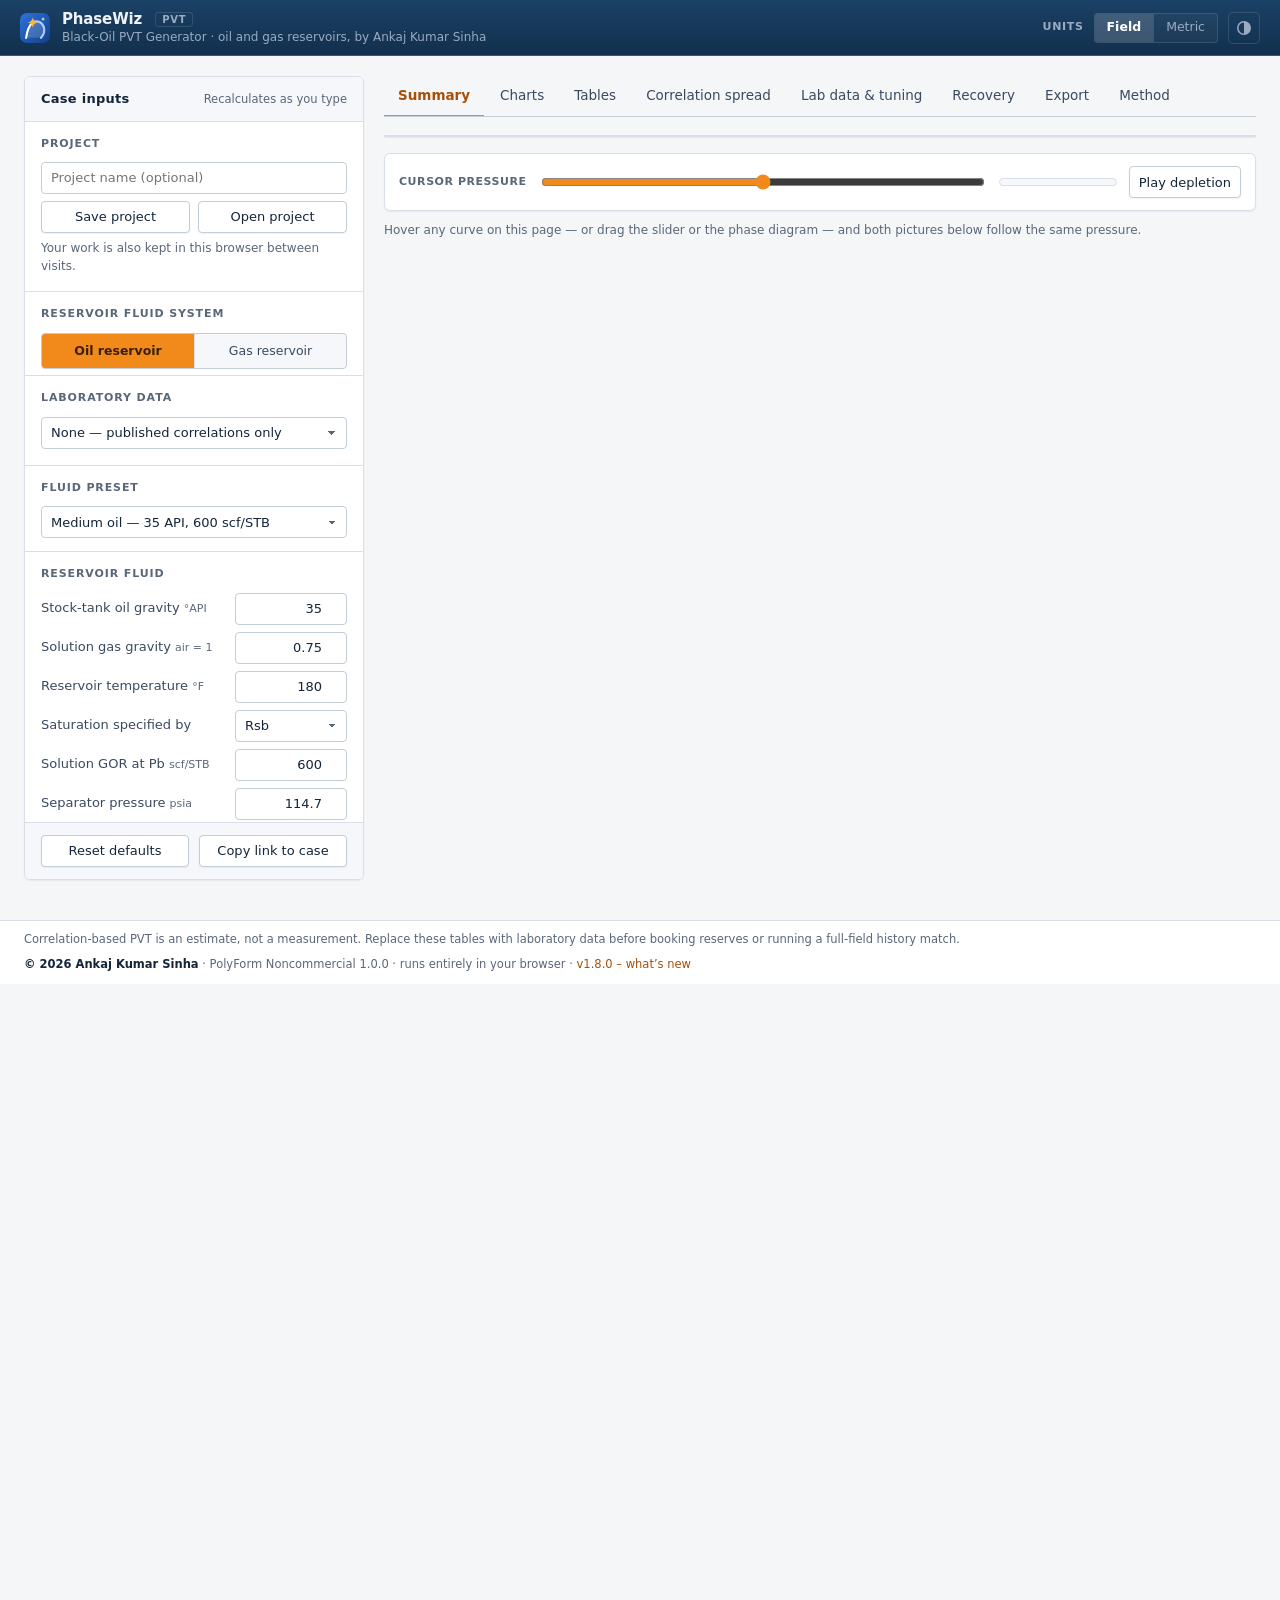
<file: index.html>
<!DOCTYPE html>
<html lang="en">
<head>
<meta charset="utf-8">
<meta name="viewport" content="width=device-width, initial-scale=1">
<title>PhaseWiz – Black-Oil PVT Generator</title>
<meta name="description" content="Black-oil PVT correlation generator for oil, gas and formation water, with simulator-ready export.">
<meta http-equiv="refresh" content="0; url=pvt/">
<link rel="canonical" href="pvt/">
<link rel="icon" type="image/svg+xml" href="pvt/favicon.svg?v=1.8.0">
<link rel="stylesheet" href="pvt/css/app.css?v=1.8.0">
<style>
  .redirect { max-width: 560px; margin: 0 auto; padding: 96px 20px; text-align: center; }
  .redirect img { display: block; margin: 0 auto 14px; }
  .redirect h1 { font-size: 22px; letter-spacing: -0.02em; }
  .redirect p { color: var(--text-secondary); margin-top: 10px; }
  .redirect a { font-weight: 600; }
</style>
</head>
<body>
<main class="redirect">
  <img src="pvt/favicon.svg" width="56" height="56" alt="">
  <h1>PhaseWiz</h1>
  <p>Black-Oil PVT Generator</p>
  <p>Taking you to the tool&hellip; if nothing happens, <a href="pvt/">open it here</a>.</p>
</main>
</body>
</html>
</file>
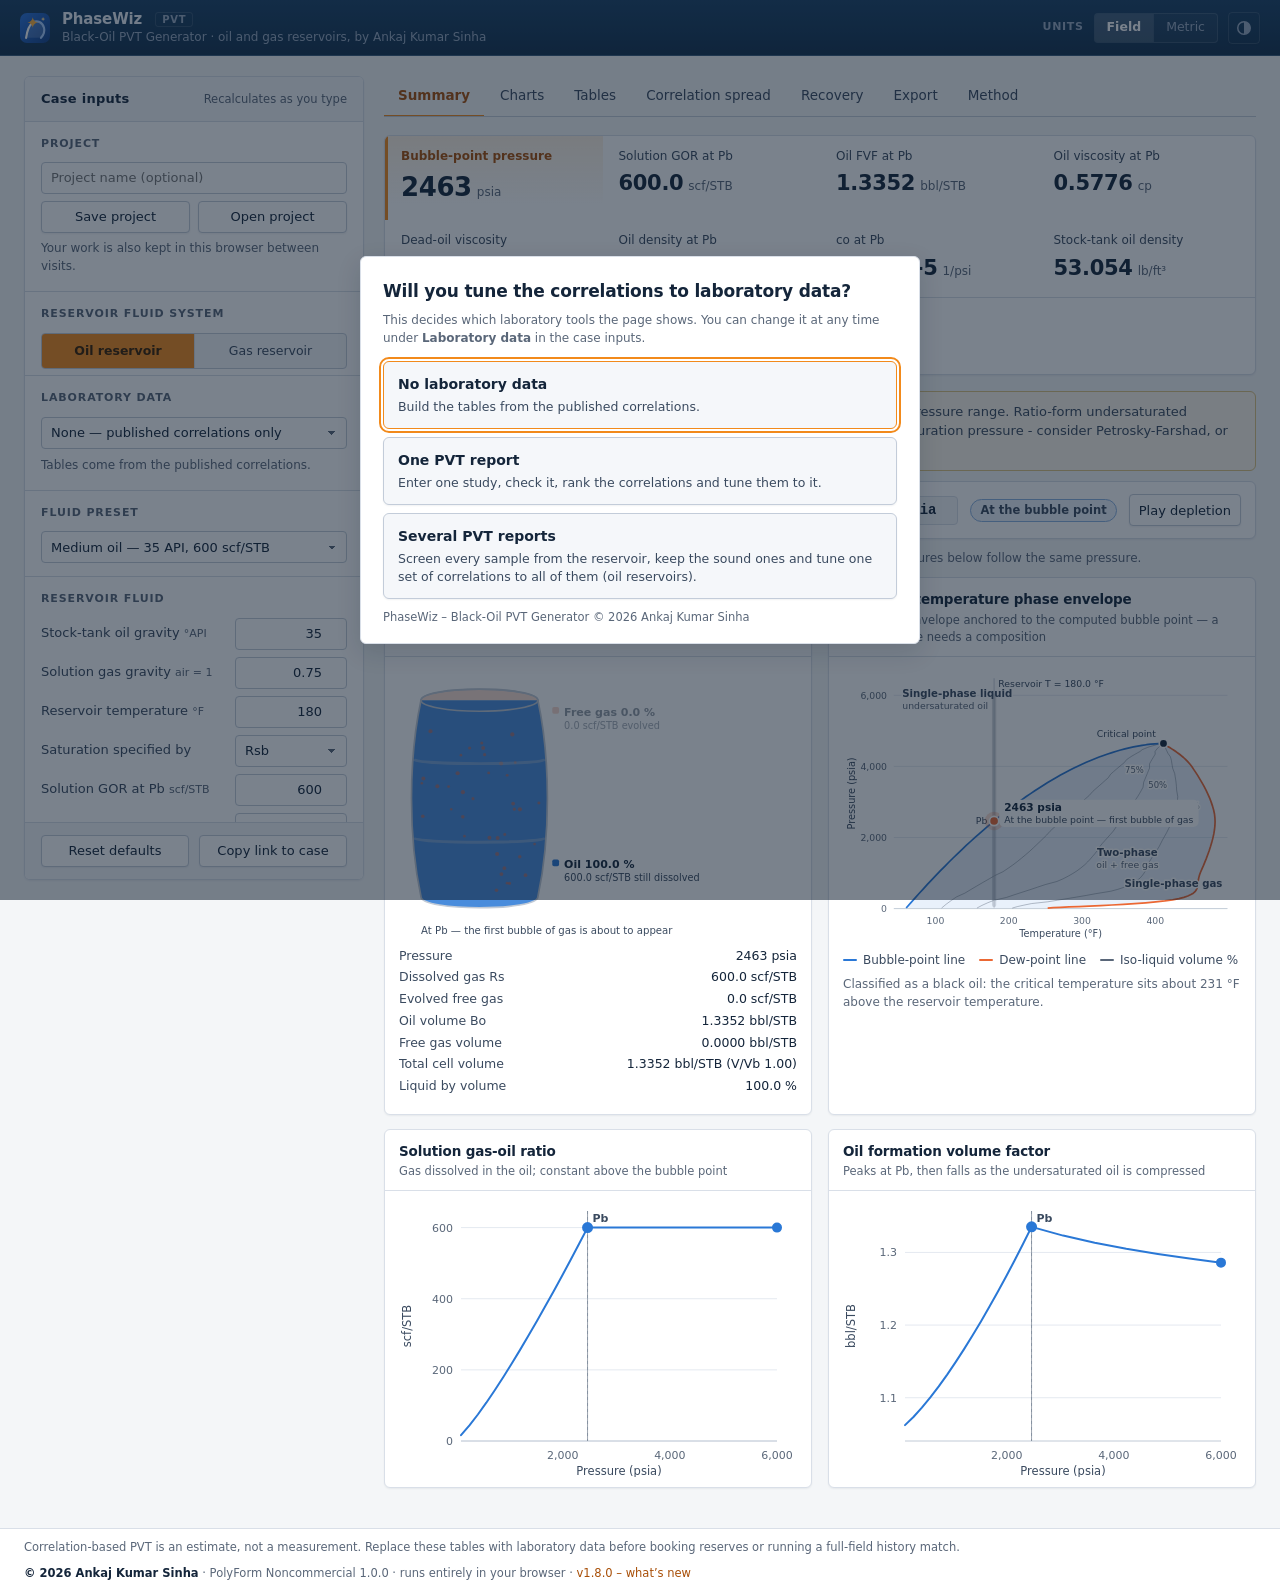
<file: pvt/index.html>
<!DOCTYPE html>
<html lang="en">
<head>
<meta charset="utf-8">
<meta name="author" content="Ankaj Kumar Sinha">
<meta name="viewport" content="width=device-width, initial-scale=1">
<title>PhaseWiz – Black-Oil PVT Generator</title>
<meta name="description" content="PhaseWiz: interactive PVT correlation generator for oil reservoirs and gas reservoirs (dry gas and wet gas) plus formation water, with simulator-ready export.">
<link rel="icon" type="image/svg+xml" href="favicon.svg?v=1.8.0">
<link rel="stylesheet" href="css/app.css?v=1.8.0">
</head>
<body>
<header class="topbar">
  <div class="brand">
    <svg class="brand-mark" viewBox="0 0 32 32" aria-hidden="true" focusable="false">
      <defs>
        <linearGradient id="pwBg" x1="0" y1="0" x2="1" y2="1">
          <stop offset="0" stop-color="#2a74de"/><stop offset="1" stop-color="#143f86"/>
        </linearGradient>
      </defs>
      <rect width="32" height="32" rx="7.5" fill="url(#pwBg)"/>
      <path d="M6.5 26.5C7.6 19 9.6 13 13.6 10.2C18.5 7 24 10 25.6 15.8C26.6 19.6 25 23.6 22.4 26.5Z" fill="#ffffff" fill-opacity="0.16"/>
      <path d="M6.5 26.5C7.6 19 9.6 13 13.6 10.2" fill="none" stroke="#ffffff" stroke-width="2.3" stroke-linecap="round"/>
      <path d="M13.6 10.2C18.5 7 24 10 25.6 15.8C26.6 19.6 25 23.6 22.4 26.5" fill="none" stroke="#a9ccff" stroke-width="2.3" stroke-linecap="round"/>
      <path d="M13.6 4.6Q14.3 9.5 19.2 10.2Q14.3 10.9 13.6 15.8Q12.9 10.9 8 10.2Q12.9 9.5 13.6 4.6Z" fill="#ffb13d"/>
      <path d="M24.6 4.2Q24.9 6.1 26.8 6.4Q24.9 6.7 24.6 8.6Q24.3 6.7 22.4 6.4Q24.3 6.1 24.6 4.2Z" fill="#ffd98f"/>
    </svg>
    <div class="brand-text">
      <h1>PhaseWiz <span class="brand-tag">PVT</span></h1>
      <span class="brand-sub">Black-Oil PVT Generator &middot; oil and gas reservoirs, by Ankaj Kumar Sinha</span>
    </div>
  </div>
  <div class="topbar-actions">
    <span class="topbar-label" aria-hidden="true">Units</span>
    <div class="seg" role="group" aria-label="Unit system">
      <button type="button" id="unitField" aria-pressed="true">Field</button>
      <button type="button" id="unitMetric" aria-pressed="false">Metric</button>
    </div>
    <button type="button" id="themeToggle" class="icon-btn" aria-label="Switch colour theme" title="Switch light / dark theme">
      <svg viewBox="0 0 16 16" aria-hidden="true" focusable="false"><circle cx="8" cy="8" r="6.25" fill="none" stroke="currentColor" stroke-width="1.5"/><path d="M8 1.75a6.25 6.25 0 0 1 0 12.5z" fill="currentColor"/></svg>
    </button>
  </div>
</header>

<div class="layout">
  <!-- ------------------------------------------------ inputs ------ -->
  <form class="panel sidebar" id="inputs" autocomplete="off">
    <div class="sidebar-head"><h2>Case inputs</h2><span>Recalculates as you type</span></div>
    <fieldset class="project-set">
      <legend>Project</legend>
      <div class="field wide"><input type="text" id="projectName" maxlength="120" placeholder="Project name (optional)" aria-label="Project name"></div>
      <div class="project-actions">
        <button type="button" id="btnSaveProject">Save project</button>
        <button type="button" id="btnOpenProject">Open project</button>
        <input type="file" id="projectFile" accept=".json,application/json" hidden>
      </div>
      <p class="hint" id="projectStatus" role="status">Your work is also kept in this browser between visits.</p>
    </fieldset>
    <fieldset>
      <legend>Reservoir fluid system</legend>
      <div class="seg fluid-seg" role="group" aria-label="Reservoir fluid for the PVT calculation">
        <button type="button" id="fluidOil" aria-pressed="true">Oil reservoir</button>
        <button type="button" id="fluidGas" aria-pressed="false">Gas reservoir</button>
      </div>
    </fieldset>

    <fieldset>
      <legend>Laboratory data</legend>
      <div class="field wide">
        <select id="labMode" aria-label="How laboratory data is used">
          <option value="none">None &mdash; published correlations only</option>
          <option value="one">One PVT report &mdash; tune to it</option>
          <option value="several">Several PVT reports &mdash; screen, then tune field-wide</option>
        </select>
      </div>
      <p class="hint" id="labModeHint"></p>
    </fieldset>

    <fieldset>
      <legend>Fluid preset</legend>
      <div class="field wide">
        <select id="preset" aria-label="Fluid preset">
          <option value="">Custom</option>
          <option value="light">Light oil &mdash; 38 API, 900 scf/STB</option>
          <option value="medium" selected>Medium oil &mdash; 35 API, 600 scf/STB</option>
          <option value="heavy">Heavy oil &mdash; 18 API, 120 scf/STB</option>
          <option value="volatile">Volatile oil &mdash; 45 API, 1800 scf/STB</option>
          <option value="sour">Sour medium oil &mdash; 30 API, 8% H2S</option>
          <option value="northsea">North Sea oil &mdash; 36 API, 700 scf/STB</option>
        </select>
      </div>
    </fieldset>

    <fieldset>
      <legend>Reservoir fluid</legend>
      <div class="field oil-only"><label for="api">Stock-tank oil gravity <span class="unit">&deg;API</span></label><input type="number" id="api" step="0.1" value="35"></div>
      <div class="field"><label for="gammaG"><span id="gammaGText">Solution gas gravity</span> <span class="unit">air = 1</span></label><input type="number" id="gammaG" step="0.01" value="0.75"></div>
      <div class="field"><label for="tempF">Reservoir temperature <span class="unit" data-unit="T">&deg;F</span></label><input type="number" id="tempF" step="1" value="180"></div>
      <div class="field oil-only"><label for="spec">Saturation specified by</label>
        <select id="spec"><option value="rsb" selected>Rsb</option><option value="pb">Pb</option></select></div>
      <div class="field oil-only" id="rowRsb"><label for="rsb">Solution GOR at Pb <span class="unit" data-unit="rs">scf/STB</span></label><input type="number" id="rsb" step="10" value="600"></div>
      <div class="field oil-only" id="rowPb" hidden><label for="pbMeas">Bubble-point pressure <span class="unit" data-unit="p">psia</span></label><input type="number" id="pbMeas" step="50" value="2500"></div>
      <div class="field"><label for="pSepPsia">Separator pressure <span class="unit" data-unit="p">psia</span></label><input type="number" id="pSepPsia" step="5" value="114.7"></div>
      <div class="field"><label for="tSepF">Separator temperature <span class="unit" data-unit="T">&deg;F</span></label><input type="number" id="tSepF" step="1" value="80"></div>
    </fieldset>

    <fieldset class="gas-only" hidden>
      <legend>Gas reservoir</legend>
      <div class="field wide"><label for="gasKind">Gas type</label>
        <select id="gasKind">
          <option value="dry">Dry gas &mdash; no liquid anywhere</option>
          <option value="wet" selected>Wet gas &mdash; liquid only at the separator</option>
        </select></div>
      <div class="field liq-only"><label for="cgr">Condensate-gas ratio <span class="unit" data-unit="cgr">STB/MMscf</span></label><input type="number" id="cgr" step="1" value="15"></div>
      <div class="field liq-only"><label for="apiC">Condensate gravity <span class="unit">&deg;API</span></label><input type="number" id="apiC" step="0.5" value="55"></div>
      <p class="hint gas-hint">Both gas types stay single-phase in the reservoir: a dry gas drops no liquid at all, a wet gas yields its condensate at the separator. A retrograde gas condensate is out of scope &mdash; it needs a CCE/CVD study or a compositional model.</p>
    </fieldset>

    <fieldset>
      <legend>Gas composition</legend>
      <div class="field wide oil-only"><label for="gasType">Gas system</label>
        <select id="gasType"><option value="dry" selected>Dry / associated</option><option value="wet">Wet / condensate</option></select></div>
      <div class="field"><label for="yCO2">CO<sub>2</sub> <span class="unit">mol %</span></label><input type="number" id="yCO2" step="0.1" value="0"></div>
      <div class="field"><label for="yH2S">H<sub>2</sub>S <span class="unit">mol %</span></label><input type="number" id="yH2S" step="0.1" value="0"></div>
      <div class="field"><label for="yN2">N<sub>2</sub> <span class="unit">mol %</span></label><input type="number" id="yN2" step="0.1" value="0"></div>
    </fieldset>

    <fieldset>
      <legend>Water and rock</legend>
      <div class="field"><label for="salinity">Brine salinity <span class="unit">ppm NaCl</span></label><input type="number" id="salinity" step="1000" min="0" value="30000"></div>
      <div class="field"><label for="pRefRock">Rock reference pressure <span class="unit" data-unit="p">psia</span></label><input type="number" id="pRefRock" step="100" value="4000"></div>
      <div class="field"><label for="rockComp">Rock compressibility <span class="unit" data-unit="c">1/psi</span></label><input type="number" id="rockComp" step="1e-6" value="4e-6"></div>
    </fieldset>

    <fieldset>
      <legend>Table range</legend>
      <div class="field"><label for="pMin">Minimum pressure <span class="unit" data-unit="p">psia</span></label><input type="number" id="pMin" step="10" value="100"></div>
      <div class="field"><label for="pMax">Maximum pressure <span class="unit" data-unit="p">psia</span></label><input type="number" id="pMax" step="100" value="6000"></div>
      <div class="field"><label for="nSat" id="nSatLabel">Saturated nodes</label><input type="number" id="nSat" step="1" min="4" max="60" value="15"></div>
      <div class="field"><label for="nUnsat" id="nUnsatLabel">Undersaturated nodes</label><input type="number" id="nUnsat" step="1" min="1" max="30" value="6"></div>
    </fieldset>

    <fieldset id="oilCorrSet">
      <legend id="oilCorrLegend">Oil correlations</legend>
      <div class="field wide"><label for="cPb">Bubble point / solution GOR</label>
        <select id="cPb">
          <option value="standing" selected>Standing (1947)</option>
          <option value="vasquezBeggs">Vasquez &amp; Beggs (1980)</option>
          <option value="glaso">Glaso (1980) &mdash; North Sea</option>
          <option value="alMarhoun">Al-Marhoun (1988) &mdash; Middle East</option>
          <option value="petroskyFarshad">Petrosky &amp; Farshad (1993) &mdash; GoM</option>
          <option value="lasater">Lasater (1958)</option>
        </select></div>
      <div class="field wide"><label for="cBo">Oil FVF (saturated)</label>
        <select id="cBo">
          <option value="standing" selected>Standing (1947)</option>
          <option value="vasquezBeggs">Vasquez &amp; Beggs (1980)</option>
          <option value="glaso">Glaso (1980)</option>
          <option value="alMarhoun">Al-Marhoun (1988)</option>
          <option value="petroskyFarshad">Petrosky &amp; Farshad (1993)</option>
        </select></div>
      <div class="field wide"><label for="cCo">Undersaturated compressibility</label>
        <select id="cCo">
          <option value="vasquezBeggs" selected>Vasquez &amp; Beggs (1980)</option>
          <option value="petroskyFarshad">Petrosky &amp; Farshad (1993)</option>
          <option value="mccain">McCain et al. (1988)</option>
        </select></div>
      <div class="field wide"><label for="cMuod">Dead-oil viscosity</label>
        <select id="cMuod">
          <option value="beggsRobinson" selected>Beggs &amp; Robinson (1975)</option>
          <option value="beal">Beal (1946)</option>
          <option value="glaso">Glaso (1980)</option>
          <option value="ngEgbogah">Ng &amp; Egbogah (1983)</option>
        </select></div>
      <div class="field wide"><label for="cMuob">Saturated oil viscosity</label>
        <select id="cMuob">
          <option value="beggsRobinson" selected>Beggs &amp; Robinson (1975)</option>
          <option value="chewConnally">Chew &amp; Connally (1959)</option>
        </select></div>
      <div class="field wide"><label for="cMuou">Undersaturated oil viscosity</label>
        <select id="cMuou">
          <option value="vasquezBeggs" selected>Vasquez &amp; Beggs (1980)</option>
          <option value="petroskyFarshad">Petrosky &amp; Farshad (1993)</option>
          <option value="none">Constant above Pb</option>
        </select></div>
    </fieldset>

    <fieldset>
      <legend>Gas correlations</legend>
      <div class="field wide"><label for="cPcrit">Pseudo-critical properties</label>
        <select id="cPcrit"><option value="sutton" selected>Sutton (1985)</option><option value="standing">Standing (1977)</option></select></div>
      <div class="field wide"><label for="cInert">Non-hydrocarbon correction</label>
        <select id="cInert"><option value="wichertAziz" selected>Wichert &amp; Aziz (1972)</option><option value="carr">Carr, Kobayashi &amp; Burrows (1954)</option></select></div>
      <div class="field wide"><label for="cZ">z-factor</label>
        <select id="cZ">
          <option value="dak" selected>Dranchuk &amp; Abou-Kassem (1975)</option>
          <option value="hallYarborough">Hall &amp; Yarborough (1973)</option>
          <option value="beggsBrill">Beggs &amp; Brill (1973)</option>
        </select></div>
      <div class="field wide"><label for="cMug">Gas viscosity</label>
        <select id="cMug">
          <option value="leeGonzalezEakin" selected>Lee, Gonzalez &amp; Eakin (1966)</option>
          <option value="carrKobayashiBurrows">Carr, Kobayashi &amp; Burrows (1954)</option>
        </select></div>
    </fieldset>

    <div class="export-bar sidebar-actions">
      <button type="button" id="btnReset">Reset defaults</button>
      <button type="button" id="btnShare">Copy link to case</button>
    </div>
  </form>

  <!-- ------------------------------------------------ results ----- -->
  <main>
    <div class="tabs" role="tablist" aria-label="Results">
      <button type="button" role="tab" id="tab-summary" aria-controls="panel-summary" aria-selected="true">Summary</button>
      <button type="button" role="tab" id="tab-charts" aria-controls="panel-charts" aria-selected="false">Charts</button>
      <button type="button" role="tab" id="tab-tables" aria-controls="panel-tables" aria-selected="false">Tables</button>
      <button type="button" role="tab" id="tab-compare" aria-controls="panel-compare" aria-selected="false">Correlation spread</button>
      <button type="button" role="tab" id="tab-reports" aria-controls="panel-reports" aria-selected="false" hidden>PVT reports &amp; QC</button>
      <button type="button" role="tab" id="tab-samplecmp" aria-controls="panel-samplecmp" aria-selected="false" hidden>Samples</button>
      <button type="button" role="tab" id="tab-lab" aria-controls="panel-lab" aria-selected="false">Lab data &amp; tuning</button>
      <button type="button" role="tab" id="tab-recovery" aria-controls="panel-recovery" aria-selected="false">Recovery</button>
      <button type="button" role="tab" id="tab-export" aria-controls="panel-export" aria-selected="false">Export</button>
      <button type="button" role="tab" id="tab-notes" aria-controls="panel-notes" aria-selected="false">Method</button>
    </div>

    <div id="errorBox" hidden></div>

    <section id="panel-summary" role="tabpanel" aria-labelledby="tab-summary">
      <div class="tiles" id="tiles"></div>
      <div id="qc"></div>

      <div class="cursor-bar">
        <label for="pCursor">Cursor pressure</label>
        <input type="range" id="pCursor" min="0" max="100" step="0.1" value="50"
               aria-describedby="cursorReadout">
        <output id="cursorReadout" for="pCursor"></output>
        <span class="state-chip" id="cursorState"></span>
        <button type="button" id="btnPlay">Play depletion</button>
      </div>
      <p class="hint">Hover any curve on this page &mdash; or drag the slider or the phase diagram &mdash; and both pictures below follow the same pressure.</p>
      <div class="chart-grid" id="fluidVisuals"></div>
      <div class="chart-grid" id="summaryCharts" style="margin-top:14px"></div>
    </section>

    <section id="panel-charts" role="tabpanel" aria-labelledby="tab-charts" hidden>
      <div class="chart-grid" id="allCharts"></div>
    </section>

    <section id="panel-tables" role="tabpanel" aria-labelledby="tab-tables" hidden>
      <div class="export-bar">
        <div class="field"><label for="tableSel">Table</label>
          <select id="tableSel"></select></div>
      </div>
      <div class="table-wrap"><table id="dataTable"></table></div>
    </section>

    <section id="panel-compare" role="tabpanel" aria-labelledby="tab-compare" hidden>
      <p class="hint">Every correlation in the library, evaluated on the current fluid. The spread is the honest uncertainty band when no laboratory data is available.</p>
      <div class="chart-grid" id="compareCharts"></div>
      <div class="table-wrap" style="margin-top:14px"><table id="compareTable"></table></div>
    </section>

    <section id="panel-reports" role="tabpanel" aria-labelledby="tab-reports" hidden>
      <div class="lab-step">
        <h2><span class="step-no">1</span>PVT reports and their tests</h2>
        <p class="hint" id="repHintTests">Enter each laboratory report as it was issued &mdash; composition, CCE, differential liberation, separator tests, viscosity and, for a sample drilled with oil-based mud, the stock-tank oil by carbon number &mdash; in the units the page shows. Paste a block from a spreadsheet into any cell, or import report files: one CSV per report, several at once. Download the template for the layout; a saved project keeps everything.</p>
        <div class="export-bar">
          <button type="button" id="btnRepAdd">Add report</button>
          <button type="button" id="btnRepImport">Import report files</button>
          <input type="file" id="repFiles" accept=".csv,.txt,.tsv,.json,text/csv,application/json" multiple hidden>
          <button type="button" id="btnRepTemplate" class="ghost">Download template</button>
          <button type="button" id="btnRepDemo" class="ghost">Load example reports</button>
          <button type="button" id="btnRepClear" class="ghost">Remove all reports</button>
          <span id="repStatus" class="hint" role="status"></span>
        </div>
        <div id="reportList"></div>
      </div>

      <div class="lab-step" id="repStepCheck">
        <h2><span class="step-no">2</span>Check and correct</h2>
        <p class="hint" id="repHintCheck">Every test is checked for internal consistency: bubble points that agree, the CCE Y-function, undersaturated volumes and densities, a stage-by-stage mass balance on the DL, the separator test against the bubble-point density, the composition, the bubble point it gives (Peng-Robinson) and the Hoffman equilibrium plot, the viscosity trends, the oil-based mud filtrate in the stock-tank oil (skimming and subtraction), and finally dB<sub>o</sub>/dp &lt; B<sub>g</sub>dR<sub>s</sub>/dp on the corrected data. Rows that fail are marked in the tables above; untick them or correct them. Choose the corrections here.</p>
        <div id="repDetail"></div>
      </div>

      <div class="lab-step">
        <h2><span class="step-no">3</span>Finalised data</h2>
        <p class="hint" id="repHintFinal">What the tuning will see, on the separator basis: DL stages corrected with B<sub>ofb</sub>/B<sub>odb</sub> below P<sub>b</sub>, CCE volumes times B<sub>ofb</sub> above it, viscosities on the matching pressures and, when a mud contamination is found, everything taken back to the clean oil. Accept the report when you are satisfied with it.</p>
        <div id="repFinal"></div>
      </div>

      <div class="lab-step">
        <h2><span class="step-no">4</span>Send to tuning</h2>
        <div id="repSend"></div>
      </div>
    </section>

    <section id="panel-samplecmp" role="tabpanel" aria-labelledby="tab-samplecmp" hidden>
      <p class="hint">Every accepted PVT report of this fluid system side by side, for reference: compositions, key properties, the
        finalised curves against pressure, phase envelopes and trends with depth. Reports are accepted in step 3 of the
        <strong>PVT reports &amp; QC</strong> tab; tick the boxes below to also show reports not yet accepted or failing QC.</p>
      <div id="sampleCmpBody"></div>
    </section>

    <section id="panel-lab" role="tabpanel" aria-labelledby="tab-lab" hidden>
      <div id="labModeNote"></div>
      <div class="mode-one">
      <div class="lab-step">
        <h2><span class="step-no">1</span>Laboratory data</h2>
        <p class="hint">Enter separator-adjusted (flash-corrected) R<sub>s</sub> and B<sub>o</sub> &mdash; the basis a simulator uses &mdash; not raw differential-liberation values. Leave any cell blank. <span class="oil-only">Rows above the bubble point carry the undersaturated B<sub>o</sub> and oil viscosity; gas z and viscosity are the liberated gas.</span><span class="gas-only" hidden>z and viscosity are those of the reservoir gas.</span> Copy a block from a spreadsheet and paste it into any cell.<span class="oil-only"> To start from the raw report tests instead, use the <em>PVT reports &amp; QC</em> tab.</span></p>
        <div class="lab-scalars oil-only">
          <div class="field"><label for="labPb">Measured bubble point <span class="unit" data-unit="p">psia</span></label><input type="number" id="labPb" step="10" placeholder="&mdash;"></div>
          <div class="field"><label for="labMuod">Dead-oil viscosity at T<sub>res</sub> <span class="unit">cp</span></label><input type="number" id="labMuod" step="0.1" placeholder="&mdash;"></div>
        </div>
        <details class="lab-sampling oil-only">
          <summary>Sampling conditions (optional &mdash; for the representativity checks)</summary>
          <div class="lab-scalars">
            <div class="field"><label for="labType">Sample type</label><select id="labType"><option value="bhs">Bottomhole</option><option value="sep">Separator recombination</option></select></div>
            <div class="field"><label for="labPRes">Reservoir pressure at sampling <span class="unit" data-unit="p">psia</span></label><input type="number" id="labPRes" step="10" placeholder="&mdash;"></div>
            <div class="field" id="rowLabPwf"><label for="labPwf">Flowing pressure at sampling <span class="unit" data-unit="p">psia</span></label><input type="number" id="labPwf" step="10" placeholder="&mdash;"></div>
            <div class="field"><label for="labGor">Producing GOR at sampling <span class="unit" data-unit="rs">scf/STB</span></label><input type="number" id="labGor" step="10" placeholder="&mdash;"></div>
          </div>
        </details>
        <div class="table-wrap lab-wrap"><table id="labTable" class="lab-table"></table></div>
        <div class="export-bar lab-actions">
          <button type="button" id="btnAddRow">Add row</button>
          <button type="button" id="btnClearLab" class="ghost">Clear laboratory data</button>
          <span id="labStatus" class="hint" role="status"></span>
        </div>
        <div id="labChecks" class="oil-only"></div>
      </div>

      <div class="lab-step">
        <h2><span class="step-no">2</span>Rank the correlations</h2>
        <p class="hint">Each correlation in the library is swapped in, tuned to the data and scored by its average absolute relative error (AARE). Untuned is the published correlation; tuned is after regression. The chart beside each table plots every candidate against the laboratory points. Choose the correlation to carry into tuning with the buttons in the first column &mdash; the best fit is preselected only when you ask for it.</p>
        <div class="export-bar">
          <button type="button" id="btnRank">Rank correlations against the data</button>
          <button type="button" id="btnUseBest" class="primary" hidden>Use the best-fitting correlations</button>
          <div class="seg" id="rankCurves" role="group" aria-label="Correlation curves in the ranking charts" hidden>
            <button type="button" id="rankCurvesRaw" aria-pressed="true">Published curves</button>
            <button type="button" id="rankCurvesTuned" aria-pressed="false">Tuned curves</button>
          </div>
          <span id="rankStatus" class="hint" role="status"></span>
        </div>
        <p id="rankHint" class="hint"></p>
        <div id="rankResults"></div>
      </div>

      <div class="lab-step">
        <h2><span class="step-no">3</span>Tune and apply</h2>
        <label class="switch"><input type="checkbox" id="tuneOn"> Tune the selected correlations to the laboratory data and use them for the tables and exports</label>
        <div id="tuneNotes" style="margin-top:10px"></div>
        <div class="table-wrap"><table id="tuneTable"></table></div>
        <div class="chart-grid" id="labCharts" style="margin-top:14px"></div>
      </div>
      </div>
      <div class="mode-several">
      <div class="lab-step">
        <h2><span class="step-no">1</span>PVT samples</h2>
        <p class="hint">One entry per PVT report from this reservoir &mdash; bottomhole samples, separator recombinations, repeat studies. Each keeps its own oil gravity, gas gravity, R<sub>sb</sub> and temperature; all use the correlations selected in the case inputs. Enter separator-adjusted (flash-corrected) R<sub>s</sub> and B<sub>o</sub>, not raw differential-liberation values. The sampling pressures, producing GOR and bottomhole sampling depth are optional but drive the representativity and depth-trend checks. Reports checked and corrected on the <em>PVT reports &amp; QC</em> tab arrive here as samples.</p>
        <div class="export-bar">
          <button type="button" id="btnSampleAdd">Add sample</button>
          <button type="button" id="btnSampleDemo" class="ghost">Load an example field</button>
          <button type="button" id="btnSampleClear" class="ghost">Remove all samples</button>
        </div>
        <div id="sampleList"></div>
      </div>

      <div class="lab-step">
        <h2><span class="step-no">2</span>Screen the samples</h2>
        <p class="hint">Every sample is checked on its own (representativity, trends, Bo&ndash;Rs consistency, points out of line) and against the others: a sample biased away from the correlation differently from its neighbours, or off the depth trend of the other bottomhole samples, is a bad sample or a different fluid. Samples that fail are left out of the fit; override with the Use box. Select a sample to read its checks.</p>
        <div id="screenSummary"></div>
        <div class="table-wrap"><table id="screenTable" class="screen-table"></table></div>
        <div id="screenDetail"></div>
        <div class="chart-grid samples-chart" id="screenCharts" style="margin-top:14px"></div>
      </div>

      <div class="lab-step">
        <h2><span class="step-no">3</span>Fit the correlations to the accepted samples</h2>
        <p class="hint">One multiplier per property, shared by every accepted sample and fitted to all their points together &mdash; a field-wide correction rather than one sample's. Ranking swaps in every correlation and scores it on the pooled data.</p>
        <div class="export-bar">
          <button type="button" id="btnPoolRank">Rank correlations on the accepted samples</button>
          <button type="button" id="btnPoolBest" class="primary" hidden>Use the best-fitting correlations</button>
          <span id="poolStatus" class="hint" role="status"></span>
        </div>
        <div id="poolRank"></div>
        <div id="poolNotes"></div>
        <div class="table-wrap"><table id="poolTable"></table></div>
        <div class="table-wrap" style="margin-top:12px"><table id="poolSampleTable"></table></div>
        <div class="chart-grid samples-chart" id="poolCharts" style="margin-top:14px"></div>
      </div>

      <div class="lab-step">
        <h2><span class="step-no">4</span>Apply to the case</h2>
        <label class="switch"><input type="checkbox" id="fieldTuneOn"> Use the field-wide tuning for the tables and exports</label>
        <p class="hint" style="margin-top:10px">The multipliers act on the fluid in the case inputs. To build the tables for one of the samples, make it the case: its oil gravity, gas gravity, R<sub>sb</sub> and temperature go to the case inputs, and its laboratory data to the one-report table.</p>
        <div class="export-bar">
          <div class="field"><label for="caseSample">Sample</label><select id="caseSample"></select></div>
          <button type="button" id="btnLoadSample">Make this sample the case</button>
        </div>
      </div>
      </div>
    </section>

    <section id="panel-recovery" role="tabpanel" aria-labelledby="tab-recovery" hidden>
      <div class="notice warn rec-banner" role="note"><span class="icon" aria-hidden="true">!</span>
        <div><strong>Screening estimates only.</strong> Recovery here comes from the PVT model and a few rock properties that
          start at typical defaults. It is not a reserves or resources estimate (SPE-PRMS) and not a simulation forecast:
          there is no geology, no well, no rate and no time. Each result states its method, the PVT values it used, which rock
          inputs are still defaults, and its assumptions.</div></div>
      <div id="recoveryBody"></div>
    </section>

    <section id="panel-export" role="tabpanel" aria-labelledby="tab-export" hidden>
      <!-- PDF report: its own panel and button, not an entry in the Format list -->
      <div class="pdf-opts" id="pdfOpts" role="group" aria-labelledby="pdfHead">
        <div class="pdf-head">
          <div>
            <h3 id="pdfHead">PDF report</h3>
            <p class="hint">A report for a reader who will not open the tool: an executive summary written from the current case, the key results, the inputs and correlations, the quality checks, the tuning when it is applied, the key plots, worked calculations with the numbers substituted and the full property table. The project name in the case inputs goes on the cover.</p>
          </div>
          <button type="button" class="primary pdf-btn" id="btnPdf">Download PDF report</button>
        </div>
        <div class="export-bar">
          <div class="field"><label for="pdfTitle">Report title</label>
            <input type="text" id="pdfTitle" maxlength="90" placeholder="PVT Study Report"></div>
          <div class="field"><label for="pdfAuthor">Prepared by</label>
            <input type="text" id="pdfAuthor" maxlength="90" placeholder="(optional)"></div>
          <div class="field narrow"><label for="pdfUnits">Report units</label>
            <select id="pdfUnits"><option value="field" selected>FIELD</option><option value="metric">METRIC / SI</option></select></div>
        </div>
        <div class="pdf-sections" role="group" aria-label="Report sections">
          <label class="switch"><input type="checkbox" id="pdfPlots" checked> Key plots</label>
          <label class="switch"><input type="checkbox" id="pdfCalcs" checked> Key calculations and property table</label>
          <label class="switch"><input type="checkbox" id="pdfRecovery" checked> Recovery screening</label>
          <label class="switch"><input type="checkbox" id="pdfSamples" checked> Sample comparison (with laboratory data)</label>
          <label class="switch"><input type="checkbox" id="pdfMethod" checked> Method and limitations</label>
          <span id="pdfStatus" class="hint" role="status"></span>
        </div>
        <details class="pdf-outline">
          <summary>Report contents</summary>
          <pre class="preview" id="pdfOutline" tabindex="0"></pre>
        </details>
      </div>

      <h3 class="export-head">Simulator decks and data</h3>
      <div class="export-bar">
        <div class="field"><label for="fmtSel">Format</label>
          <select id="fmtSel">
            <option value="eclipse" selected>ECLIPSE / OPM Flow / tNavigator (.INC)</option>
            <option value="cmg" id="optCmg">CMG IMEX (.dat)</option>
            <option value="csv">CSV property table</option>
            <option value="json">JSON model</option>
          </select></div>
        <div class="field"><label for="fmtUnits" id="fmtUnitsLabel">Deck units</label>
          <select id="fmtUnits"><option value="field" selected>FIELD</option><option value="metric">METRIC / SI</option></select></div>
        <button type="button" class="primary" id="btnDownload">Download</button>
        <button type="button" id="btnCopy">Copy to clipboard</button>
        <span id="copyStatus" class="hint" role="status"></span>
      </div>
      <pre class="preview" id="exportPreview" tabindex="0"></pre>
    </section>

    <section id="panel-notes" role="tabpanel" aria-labelledby="tab-notes" hidden>
      <div class="panel doc">
        <div class="about-card">
          <strong>PhaseWiz &ndash; Black-Oil PVT Generator</strong>
          <span>Designed and developed by Ankaj Kumar Sinha. &copy; 2026 Ankaj Kumar Sinha, released under the <a href="https://polyformproject.org/licenses/noncommercial/1.0.0/" target="_blank" rel="noopener">PolyForm Noncommercial License 1.0.0</a>: free for personal, research, educational and other noncommercial use; commercial use needs a separate licence from the author. Source: <a href="https://github.com/authorankaj-glitch/Black-Oil-PVT-Generator" target="_blank" rel="noopener">github.com/authorankaj-glitch/Black-Oil-PVT-Generator</a>. Please cite the tool and its author when you use its tables in a report.</span>
        </div>
        <h2>What this tool does</h2>
        <p class="hint">It builds a consistent black-oil PVT model from routine field inputs &mdash; stock-tank oil gravity, separator gas gravity, reservoir temperature and either the solution GOR or the bubble-point pressure &mdash; and writes it out in the formats reservoir simulators read.</p>
        <h3>Calculation sequence</h3>
        <ol class="hint" style="padding-left:18px">
          <li>P<sub>b</sub> from R<sub>sb</sub> (or R<sub>sb</sub> back-solved from a measured P<sub>b</sub>).</li>
          <li>R<sub>s</sub>(p) below P<sub>b</sub> by numerical inversion of the same P<sub>b</sub> equation, so R<sub>s</sub>(P<sub>b</sub>) = R<sub>sb</sub> exactly.</li>
          <li>B<sub>o</sub> and &mu;<sub>o</sub> on the saturated branch from R<sub>s</sub>(p).</li>
          <li>Above P<sub>b</sub>: B<sub>o</sub> = B<sub>ob</sub>&middot;exp(&minus;&int;c<sub>o</sub>dp), integrated with the trapezoid rule, and &mu;<sub>o</sub> from the undersaturated correlation.</li>
          <li>Gas: pseudo-criticals &rarr; non-hydrocarbon correction &rarr; z &rarr; B<sub>g</sub>, &rho;<sub>g</sub>, c<sub>g</sub>, &mu;<sub>g</sub>.</li>
          <li>Water: McCain (1991) B<sub>w</sub> and &mu;<sub>w</sub>, Osif (1988) c<sub>w</sub>. Salinity is entered in ppm (mg of NaCl per kg of brine) and converted to the weight percent the correlations use: wt % = ppm / 10 000.</li>
          <li>Each PVTO record carries its own saturation pressure and undersaturated branch, which is what ECLIPSE expects for live oil.</li>
        </ol>
        <h3>The two cursor-linked pictures</h3>
        <p class="hint">The barrel and the phase envelope on the Summary tab share one pressure cursor with every chart on the page. Hover a curve, drag the slider, drag the phase diagram, or press Play depletion.</p>
        <ul class="hint" style="padding-left:18px">
          <li><strong>Barrel</strong> &mdash; one stock-tank barrel of oil plus its solution gas at the cursor pressure. Liquid volume is B<sub>o</sub>(p); free gas volume is [R<sub>sb</sub> &minus; R<sub>s</sub>(p)]&middot;B<sub>g</sub>(p)/5.614583. Specks in the liquid are dissolved gas (density tracks R<sub>s</sub>/R<sub>sb</sub>); the cap and the rising bubbles are gas that has come out of solution.</li>
          <li><strong>Phase envelope</strong> &mdash; <em>schematic</em> until a PVT report with a composition is chosen above the diagram (sending a report to the case chooses it). The schematic one passes exactly through the calculated (T<sub>res</sub>, P<sub>b</sub>), with the critical temperature placed by a volatility index from R<sub>sb</sub> and API gravity; use it to read the fluid type and the depletion path, not to quote a cricondentherm.</li>
          <li><strong>Envelope from a composition</strong> &mdash; Peng&ndash;Robinson (1976/78). C7+ spread over C7&ndash;C50 by an exponential distribution honouring its MW, Soreide specific gravities honouring its SG, Kesler&ndash;Lee critical properties, lumped into three pseudo-components. Michelsen stability on each isotherm finds the two-phase edges; the upper edge is a bubble point where vapour appears first, a dew point where liquid does, which locates the critical point. For an oil the C1&ndash;C7+ interaction coefficient is regressed so the envelope passes through the case bubble point; a gas envelope is untuned. Expect the composition alone to give saturation pressures within 10&ndash;15 %.</li>
        </ul>

        <h3>Gas reservoirs (dry gas and wet gas)</h3>
        <p class="hint">Switch <em>Reservoir fluid system</em> to <strong>Gas reservoir</strong>. Every gas property is reported per standard volume of <em>separator</em> gas &mdash; the basis ECLIPSE PVDG and CMG <code>*PVTG</code> use. Both gas types are single-phase in the reservoir at every pressure.</p>
        <ol class="hint" style="padding-left:18px">
          <li>Reservoir-gas gravity from the separator gas recombined with its condensate (McCain, 1990): &gamma;<sub>w</sub> = (R&gamma;<sub>g</sub> + 4584&gamma;<sub>o</sub>) / (R + 132800&gamma;<sub>o</sub>/M<sub>o</sub>), with R = 10<sup>6</sup>/CGR and M<sub>o</sub> = 5954/(API &minus; 8.811). A dry gas is its own reservoir gas.</li>
          <li>Pseudo-criticals of &gamma;<sub>w</sub> (Sutton, or Standing&rsquo;s dry/wet curve) &rarr; non-hydrocarbon correction &rarr; z, &rho;<sub>g</sub>, c<sub>g</sub>, &mu;<sub>g</sub>.</li>
          <li>B<sub>g</sub> on the separator basis = B<sub>g</sub>(well stream) &times; (1 + V<sub>eq</sub>&middot;CGR/10<sup>6</sup>), V<sub>eq</sub> = 132800&gamma;<sub>o</sub>/M<sub>o</sub> scf/STB; E<sub>g</sub> = 1/B<sub>g</sub>.</li>
          <li>Surface condensate from a wet gas is the gas rate &times; CGR; R<sub>v</sub> stays at the CGR at every reservoir pressure.</li>
          <li>Exports: ECLIPSE PVDG, or CMG <code>*MODEL *GASWATER</code> with <code>*PVTG</code> (dry) and <code>*GASWATER_WITH_CONDENSATE</code> with <code>*PVTG *RV</code> (wet).</li>
        </ol>
        <p class="hint">In gas mode the <strong>barrel</strong> holds the reservoir gas from 1 Mscf of separator gas, with molecules thinning as it expands. The <strong>phase envelope</strong> has its critical point at the gas pseudo-critical properties and its cricondentherm below the reservoir temperature, and the separator point shows whether liquid forms at the surface.</p>

        <h3>Laboratory data: none, one report or several</h3>
        <p class="hint">The <em>Laboratory data</em> choice in the case inputs sets the workflow. <em>None</em> uses the published correlations. <em>One PVT report</em> checks the study (sampling conditions, trends, B<sub>o</sub>&ndash;R<sub>s</sub> consistency, points out of line), ranks the correlations against it and tunes them to it. <em>Several PVT reports</em> (oil reservoirs) runs the same checks on every sample, compares the samples with each other &mdash; each one's bias against the correlation by a robust median/MAD z-score, oil gravity, and for bottomhole samples temperature, P<sub>b</sub> and R<sub>sb</sub> against the depth trend of the others (Theil&ndash;Sen line, leave one out) &mdash; and fits one set of multipliers to all the accepted samples together, each at its own R<sub>sb</sub> and temperature.</p>
        <h3>PVT reports and QC</h3>
        <p class="hint">The <em>PVT reports &amp; QC</em> tab takes reports as the laboratory issued them, checks each one, applies the corrections and hands the accepted, finalised data to the tuning. A reading is left out by unticking it or by clicking it on any QC chart; a second click brings it back.</p>
        <ul class="hint" style="padding-left:18px">
          <li><strong>Oil</strong> &mdash; bubble points agree (CCE, DL, reported); CCE Y-function linear in p; undersaturated c<sub>o</sub> and &rho; = &rho;<sub>b</sub>/(V/V<sub>sat</sub>); DL trends, stage-by-stage density mass balance and B<sub>t</sub>; separator test against the DL and the bubble-point density; composition total, C7+ Watson K, separator gas gravity, Hoffman plot (hydrocarbons) and the Peng&ndash;Robinson bubble point of the composition; viscosity trends; dB<sub>o</sub>/dp &lt; B<sub>g</sub>dR<sub>s</sub>/dp. DL to separator basis by Amyx et al. or the ratio form; CCE volumes times B<sub>ofb</sub> above P<sub>b</sub>; R<sub>s</sub> of the atmospheric DL stage left out of the tuning.</li>
          <li><strong>Gas (dry and wet)</strong> &mdash; composition total, C7+, separator gas gravity and Hoffman plot; the Peng&ndash;Robinson envelope of the well stream (reservoir temperature above the cricondentherm, separator inside it for a wet gas); well-stream gravity from the composition against McCain&rsquo;s recombination; laboratory against producing CGR; liquid dropout at reservoir temperature (a condensate); measured z against z from the composition (Kay, Kesler&ndash;Lee C7+, Wichert&ndash;Aziz, DAK); p&middot;V/z constant along the CCE; viscosity against Lee&ndash;Gonzalez&ndash;Eakin. The finalised data is z and gas viscosity against pressure, with the fluid description for the case inputs.</li>
          <li><strong>Oil-based mud contamination</strong> &mdash; from the stock-tank oil composition by carbon number (wt %). <em>Skimming</em>: ln x<sub>n</sub> of a clean oil is a straight line in carbon number; the line is fitted outside the filtrate hump and the excess above it is the filtrate. <em>Subtraction</em>: the filtrate composition is removed in the proportion that makes the cleaned C8+ profile straightest. Correction, with v<sub>F</sub> = c&nbsp;&gamma;<sub>o</sub>/&gamma;<sub>F</sub> the filtrate volume fraction of the stock-tank oil: R<sub>s</sub>&prime; = R<sub>s</sub>/(1 &minus; v<sub>F</sub>); B<sub>o</sub>&prime; = (B<sub>o</sub> &minus; v<sub>F</sub>B<sub>F</sub>)/(1 &minus; v<sub>F</sub>); &gamma;<sub>o</sub>&prime; by volume mixing; dead-oil viscosity by Arrhenius blending; the bubble point by a Peng&ndash;Robinson flash of the cleaned composition (C1&ndash;C7+ interaction regressed to the measured P<sub>b</sub>) or by the Standing ratio. Saturated rows are stretched in pressure to the clean P<sub>b</sub>, undersaturated rows shifted. Under 5 wt % passes, 5&ndash;10 wt % warns, above 10 wt % fails.</li>
        </ul>
        <h3>Comparing samples (Samples tab)</h3>
        <p>The accepted reports of the fluid system side by side: composition by component (normalised to 100 mol %), stock-tank oil by carbon number where entered, a key-properties table from each report's finalised data, the finalised curves against pressure, Peng&ndash;Robinson phase envelopes from each composition (C1&ndash;C7+ interaction matched to the report's bubble point for oil), and trends with depth. The trend charts draw a least-squares line through the samples shown and name any sample more than two standard deviations off it &mdash; a prompt to check that sample, or a sign of compartments or a compositional gradient, not a verdict.</p>
        <h3>Tuning to laboratory data</h3>
        <p class="hint">On the <em>Lab data &amp; tuning</em> tab, measured values regress one multiplier per property, in the order the properties depend on each other. Each fit minimises the AARE of its own property over its own points; the published correlation (multiplier 1) is always a candidate, so tuning never worsens the fit.</p>
        <ol class="hint" style="padding-left:18px">
          <li>R<sub>s</sub>(p): the curve is stretched in pressure, P<sub>b</sub> = P<sub>b,corr</sub> &times; m. A measured P<sub>b</sub> sets m exactly; otherwise m is fitted to the R<sub>s</sub> points.</li>
          <li>Saturated B<sub>o</sub>: B<sub>o</sub> = 1 + m(B<sub>o,corr</sub> &minus; 1).</li>
          <li>Undersaturated B<sub>o</sub>: c<sub>o</sub> is scaled by m.</li>
          <li>Viscosity: a measured dead-oil viscosity scales &mu;<sub>od</sub> exactly and the saturated points then scale &mu;<sub>ob</sub>; without it, the saturated points scale &mu;<sub>od</sub>. Above P<sub>b</sub>, m scales the rise &mu;<sub>o</sub> &minus; &mu;<sub>ob</sub>.</li>
          <li>Gas z: T<sub>pc</sub> and P<sub>pc</sub> are scaled together (coordinate descent), which carries through to B<sub>g</sub>, &rho;<sub>g</sub> and c<sub>g</sub>. Gas viscosity is then scaled by m.</li>
        </ol>
        <p class="hint">The multipliers and the fit before and after tuning are written into the header of every exported deck.</p>

        <h3>How recovery is estimated (Recovery tab)</h3>
        <p>Screening recovery factors driven by the PVT model, with a few rock properties that start at typical defaults (Swi 0.20, Sgc 0.05, Sorg 0.15, Sorw 0.25, Sgr 0.25, Corey exponents 2, abandonment at 10&nbsp;% of the initial pressure). Every default can be overridden, every result says which inputs it used and whether each is still a default, and the summary shades the range each default spans. <strong>These are not reserves or resources (SPE-PRMS) and not a simulation forecast</strong>: there is no geology, no well, no rate and no time.</p>
        <ul>
          <li><strong>Expansion above the bubble point</strong> &mdash; RF = [(B<sub>o</sub> &minus; B<sub>oi</sub>) + B<sub>oi</sub>(c<sub>w</sub>S<sub>wi</sub> + c<sub>f</sub>)(p<sub>i</sub> &minus; p)/(1 &minus; S<sub>wi</sub>)] / B<sub>o</sub>. Usually a few per cent.</li>
          <li><strong>Solution-gas drive</strong> (Muskat, 1945) &mdash; one tank at uniform pressure from P<sub>b</sub> to abandonment: dS<sub>o</sub>/dp from B<sub>o</sub>, R<sub>s</sub>, B<sub>g</sub>, &mu;<sub>o</sub>/&mu;<sub>g</sub> and Corey k<sub>rg</sub>/k<sub>ro</sub>, integrated by Runge&ndash;Kutta. Gives recovery, producing GOR and gas saturation against pressure. No gas cap, no gravity segregation, no aquifer.</li>
          <li><strong>Water drive</strong> (Buckley&ndash;Leverett, 1942; Welge, 1952) &mdash; fractional flow from &mu;<sub>o</sub>/&mu;<sub>w</sub> at the stated pressure and Corey water&ndash;oil curves; the Welge tangent gives breakthrough and the displacement efficiency E<sub>d</sub> at the economic water cut. E<sub>d</sub> assumes complete sweep: field recovery is E<sub>d</sub> &times; sweep efficiency, which depends on geology and wells and is not estimated.</li>
          <li><strong>Gas reservoirs</strong> &mdash; volumetric depletion RF = 1 &minus; (p/z)/(p<sub>i</sub>/z<sub>i</sub>) with z from the PVT model; water drive with trapped gas RF = 1 &minus; (B<sub>gi</sub>/B<sub>g</sub>)(S<sub>gr</sub>/S<sub>gi</sub>).</li>
          <li><strong>API cross-check</strong> (Arps et al., 1967) &mdash; regression of 1960s field data for solution-gas and water-drive recovery; needs porosity and permeability (defaults 0.20 and 100&nbsp;mD) and has wide scatter, so it is shown as indicative only.</li>
          <li><strong>When not to use it</strong> &mdash; a gas cap, strong or partial aquifer support during depletion, gravity drainage, heavy oil under thermal or chemical recovery, near-critical or condensate fluids, and any decision that needs reserves.</li>
        </ul>
        <h3>Limitations worth stating in a report</h3>
        <ul class="hint" style="padding-left:18px">
          <li>Correlations carry 5&ndash;20% uncertainty on B<sub>o</sub> and R<sub>s</sub>, and more on viscosity. Check the <em>Correlation spread</em> tab before trusting a single number.</li>
          <li>In oil mode the gas table is a dry-gas PVDG with no vaporised oil (R<sub>v</sub>). Retrograde gas condensates are not modelled in either mode: below a dew point the liquid drop-out and R<sub>v</sub>(p) need a CCE/CVD study or a compositional model.</li>
          <li>The gas-mode CMG deck follows the <code>*GASWATER</code> / <code>*GASWATER_WITH_CONDENSATE</code> keyword set; check it on import into Builder, as CMG keyword sets vary between IMEX versions.</li>
          <li>Each correlation carries the published applicability range of the data it was fitted to; inputs outside it raise a QC warning on the Summary tab.</li>
          <li>Tuning adjusts one multiplier per property; it bends a correlation towards the data but cannot change the shape of its curve. A multiplier that stops at its search limit means the correlation does not suit the fluid &mdash; rank the correlations and pick another.</li>
          <li>The schematic phase envelope is a construction anchored to the calculated bubble point &mdash; never quote its critical pressure or cricondentherm as data. The envelope from a composition is an equation-of-state estimate with a C7+ known only by its MW and SG.</li>
          <li>The mud-contamination correction assumes one homologous filtrate cut and ideal mixing. Ester and olefin muds, or a crude whose carbon-number profile is naturally curved, weaken it; above about 10 wt % of the stock-tank oil a cleaner sample is the better answer.</li>
          <li>The report QC flags inconsistencies; it does not decide. A report that fails can still be accepted &mdash; say why in the study.</li>
        </ul>
        <h3>References</h3>
        <p class="hint">Standing (1947); Lasater (1958); Chew &amp; Connally (1959); Beal (1946); Carr, Kobayashi &amp; Burrows (1954); Lee, Gonzalez &amp; Eakin (1966); Wichert &amp; Aziz (1972); Gold, McCain &amp; Jennings (1989); McCain (1990); Hall &amp; Yarborough (1973); Beggs &amp; Brill (1973); Dranchuk &amp; Abou-Kassem (1975); Beggs &amp; Robinson (1975); Glaso (1980); Vasquez &amp; Beggs (1980); Ng &amp; Egbogah (1983); Sutton (1985); Al-Marhoun (1988); McCain et al. (1988, 1991); Osif (1988); Petrosky &amp; Farshad (1993). Report QC and the equation of state: Hoffman, Crump &amp; Hocott (1953); Amyx, Bass &amp; Whiting (1960); Peng &amp; Robinson (1976); Kesler &amp; Lee (1976); Standing (1977); Michelsen (1982); Katz (1983); Whitson (1983); Soreide (1989). Mud contamination: Katz &amp; Firoozabadi (1978); MacMillan, Ginley &amp; Dembicki (1997); Gozalpour et al. (2002). Recovery: Buckley &amp; Leverett (1942); Muskat (1945); Welge (1952); Craft &amp; Hawkins (1959); Havlena &amp; Odeh (1963); Arps et al. (1967); Dake (1978).</p>
      </div>
    </section>
  </main>
</div>

<dialog id="labModeDialog" class="mode-dialog" aria-labelledby="labModeTitle">
  <h2 id="labModeTitle">Will you tune the correlations to laboratory data?</h2>
  <p class="hint">This decides which laboratory tools the page shows. You can change it at any time under <strong>Laboratory data</strong> in the case inputs.</p>
  <div class="mode-choices">
    <button type="button" data-mode="none"><strong>No laboratory data</strong><span>Build the tables from the published correlations.</span></button>
    <button type="button" data-mode="one"><strong>One PVT report</strong><span>Enter one study, check it, rank the correlations and tune them to it.</span></button>
    <button type="button" data-mode="several"><strong>Several PVT reports</strong><span>Screen every sample from the reservoir, keep the sound ones and tune one set of correlations to all of them (oil reservoirs).</span></button>
  </div>
  <p class="mode-dialog-foot">PhaseWiz &ndash; Black-Oil PVT Generator &copy; 2026 Ankaj Kumar Sinha</p>
</dialog>

<footer class="foot">
  <div class="foot-inner">
    <span>Correlation-based PVT is an estimate, not a measurement. Replace these tables with laboratory data before booking reserves or running a full-field history match.</span>
    <span class="foot-meta"><strong class="foot-copy">&copy; 2026 Ankaj Kumar Sinha</strong> &middot; PolyForm Noncommercial 1.0.0 &middot; runs entirely in your browser &middot; <a href="https://github.com/authorankaj-glitch/Black-Oil-PVT-Generator/blob/main/CHANGELOG.md" target="_blank" rel="noopener" title="What's new in this version">v1.8.0 &ndash; what&rsquo;s new</a></span>
  </div>
</footer>

<!-- ?v= is the release number: bump it with the footer version so browsers fetch the new files -->
<script src="js/correlations.js?v=1.8.0"></script>
<script src="js/pvt-model.js?v=1.8.0"></script>
<script src="js/tuning.js?v=1.8.0"></script>
<script src="js/samples.js?v=1.8.0"></script>
<script src="js/eos.js?v=1.8.0"></script>
<script src="js/contamination.js?v=1.8.0"></script>
<script src="js/recovery.js?v=1.8.0"></script>
<script src="js/compare.js?v=1.8.0"></script>
<script src="js/reports.js?v=1.8.0"></script>
<script src="js/gas-reports.js?v=1.8.0"></script>
<script src="js/project.js?v=1.8.0"></script>
<script src="js/export.js?v=1.8.0"></script>
<script src="js/report-pdf.js?v=1.8.0"></script>
<script src="js/charts.js?v=1.8.0"></script>
<script src="js/fluid-state.js?v=1.8.0"></script>
<script src="js/visuals.js?v=1.8.0"></script>
<script src="js/app.js?v=1.8.0"></script>
</body>
</html>
</file>
<file: pvt/css/app.css>
/* ------------------------------------------------------------------ *
 * Black-oil PVT tool -- styles
 *
 * Engineering-software look: a dark brand bar, a cool slate neutral
 * scale, crisp 1px borders, compact controls and tabular numerals.
 * The chart colour slots follow a validated categorical palette; the
 * dark set is stepped for the dark surface rather than flipped from
 * the light one. UI chrome (accent, brand bar) is separate from the
 * chart slots so restyling the frame never changes a data colour.
 * ------------------------------------------------------------------ */
:root {
  color-scheme: light;
  /* neutrals (cool slate) */
  --page: #f4f6f8;
  --surface-1: #ffffff;
  --surface-2: #f5f7fa;
  --surface-3: #e9edf3;
  --text-primary: #14253a;
  --text-secondary: #3a4a5f;
  --text-muted: #5a6779;
  --grid: #e4e9f0;
  --axis: #c1cad6;
  --border: #d9dfe8;
  --border-strong: #c3ccd9;
  /* UI accent */
  --accent: #f28a1b;          /* oil-and-water scheme: orange = actions and focus only */
  --accent-hover: #d97706;
  --accent-ink: #3a1f00;      /* dark text on orange fills (white fails contrast) */
  --accent-soft: #fdf1e2;
  --accent-text: #a84f08;     /* orange for text/links on light surfaces (>= 4.5:1) */
  --info: #1f6fb8;            /* cool secondary: info notices, keeps orange away from alerts */
  /* brand bar (stays dark in both themes) */
  --brand-bg: #12304d;
  --brand-bg-2: #1a4166;
  --brand-ink: #eef3fa;
  --brand-muted: #9aabc2;
  --brand-line: rgba(255, 255, 255, 0.12);
  /* status */
  --warning: #e0a100;
  --critical: #d03b3b;
  --good: #16924a;
  /* chart slots */
  --slot-1: #2a78d6;  /* oil     */
  --slot-2: #eb6834;  /* gas     */
  --slot-3: #1baf7a;  /* water   */
  --slot-4: #eda100;
  --slot-5: #e87ba4;
  --slot-6: #008300;
  --slot-7: #4a3aa7;
  --slot-8: #e34948;
  /* shape */
  --radius: 6px;
  --radius-sm: 4px;
  --shadow-1: 0 1px 2px rgba(15, 27, 45, 0.06);
  --shadow-2: 0 8px 24px rgba(15, 27, 45, 0.14);
  --topbar-h: 56px;
  --control-h: 32px;
  --sans: "Inter", "Segoe UI Variable", "Segoe UI", system-ui, -apple-system, "Helvetica Neue", Arial, sans-serif;
  --mono: ui-monospace, "SF Mono", SFMono-Regular, Menlo, Consolas, monospace;
}
@media (prefers-color-scheme: dark) {
  :root:where(:not([data-theme="light"])) {
    color-scheme: dark;
    --page: #0a1018;
    --surface-1: #111923;
    --surface-2: #16202c;
    --surface-3: #1c2735;
    --text-primary: #e8edf4;
    --text-secondary: #aab5c4;
    --text-muted: #93a0b3;
    --grid: #1d2733;
    --axis: #344255;
    --border: #233042;
    --border-strong: #2f3e53;
    --accent: #f28a1b;
    --accent-hover: #f7a04d;
    --accent-ink: #2a1600;
    --accent-soft: #2e2415;
    --accent-text: #f7a04d;
    --info: #4a90e8;
    --brand-bg: #060b12;
    --brand-bg-2: #0d1520;
    --brand-line: rgba(255, 255, 255, 0.09);
    --shadow-1: 0 1px 2px rgba(0, 0, 0, 0.4);
    --shadow-2: 0 10px 28px rgba(0, 0, 0, 0.5);
    --slot-1: #3987e5;
    --slot-2: #d95926;
    --slot-3: #199e70;
    --slot-4: #c98500;
    --slot-5: #d55181;
    --slot-6: #008300;
    --slot-7: #9085e9;
    --slot-8: #e66767;
  }
}
:root[data-theme="dark"] {
  color-scheme: dark;
  --page: #0a1018;
  --surface-1: #111923;
  --surface-2: #16202c;
  --surface-3: #1c2735;
  --text-primary: #e8edf4;
  --text-secondary: #aab5c4;
  --text-muted: #93a0b3;
  --grid: #1d2733;
  --axis: #344255;
  --border: #233042;
  --border-strong: #2f3e53;
  --accent: #f28a1b;
  --accent-hover: #f7a04d;
  --accent-ink: #2a1600;
  --accent-soft: #2e2415;
  --accent-text: #f7a04d;
  --info: #4a90e8;
  --brand-bg: #060b12;
  --brand-bg-2: #0d1520;
  --brand-line: rgba(255, 255, 255, 0.09);
  --shadow-1: 0 1px 2px rgba(0, 0, 0, 0.4);
  --shadow-2: 0 10px 28px rgba(0, 0, 0, 0.5);
  --slot-1: #3987e5;
  --slot-2: #d95926;
  --slot-3: #199e70;
  --slot-4: #c98500;
  --slot-5: #d55181;
  --slot-6: #008300;
  --slot-7: #9085e9;
  --slot-8: #e66767;
}

* { box-sizing: border-box; }
/* author display rules (.field is a grid) would otherwise override the hidden attribute */
[hidden] { display: none !important; }
html, body { margin: 0; padding: 0; }
body {
  background: var(--page);
  color: var(--text-primary);
  font: 14px/1.5 var(--sans);
  font-feature-settings: "cv11", "ss01";
  -webkit-font-smoothing: antialiased;
  -moz-osx-font-smoothing: grayscale;
}
h1, h2, h3, h4 { margin: 0; font-weight: 600; letter-spacing: -0.01em; }
p { margin: 0; }
a { color: var(--accent-text); }
code { font-family: var(--mono); font-size: 0.92em; background: var(--surface-3); padding: 0 4px; border-radius: 3px; }
::selection { background: var(--accent-soft); }

/* ---------- brand bar ---------- */
.topbar {
  display: flex; align-items: center; gap: 16px;
  height: var(--topbar-h); padding: 0 20px;
  background: linear-gradient(180deg, var(--brand-bg-2), var(--brand-bg));
  color: var(--brand-ink);
  border-bottom: 1px solid var(--brand-line);
  position: sticky; top: 0; z-index: 20;
}
.brand { display: flex; align-items: center; gap: 12px; margin-right: auto; min-width: 0; }
.brand-mark { flex: none; width: 30px; height: 30px; display: block; }
.brand-text { display: flex; flex-direction: column; min-width: 0; }
.brand h1 { font-size: 15px; line-height: 1.2; color: var(--brand-ink); white-space: nowrap; }
.brand h1 .brand-tag {
  margin-left: 8px; padding: 1px 6px; border-radius: 3px; vertical-align: 1px;
  font-size: 10px; font-weight: 700; letter-spacing: 0.08em;
  color: var(--brand-muted); border: 1px solid var(--brand-line);
}
.brand-sub {
  font-size: 12px; color: var(--brand-muted);
  white-space: nowrap; overflow: hidden; text-overflow: ellipsis;
}
.topbar-actions { display: flex; gap: 10px; align-items: center; flex: none; }
.topbar-label { font-size: 11px; font-weight: 600; letter-spacing: 0.06em; text-transform: uppercase; color: var(--brand-muted); }
.topbar .seg { border-color: var(--brand-line); background: rgba(255, 255, 255, 0.04); }
.topbar .seg button { color: var(--brand-muted); }
.topbar .seg button:hover { color: var(--brand-ink); }
.topbar .seg button[aria-pressed="true"] { background: rgba(255, 255, 255, 0.14); color: #ffffff; }
.icon-btn {
  display: inline-flex; align-items: center; justify-content: center;
  width: var(--control-h); height: var(--control-h); padding: 0;
}
.topbar .icon-btn { background: transparent; border-color: var(--brand-line); color: var(--brand-muted); }
.topbar .icon-btn:hover { color: var(--brand-ink); border-color: rgba(255, 255, 255, 0.3); }
.icon-btn svg { width: 16px; height: 16px; display: block; }
@media (max-width: 720px) {
  .topbar { padding: 0 16px; gap: 10px; }
  .brand-sub, .topbar-label, .brand h1 .brand-tag { display: none; }
  .brand h1 { white-space: normal; font-size: 14px; }
  .brand-mark { width: 26px; height: 26px; }
}

/* ---------- controls ---------- */
button, select, input {
  font: inherit; font-size: 13px; color: inherit;
  background: var(--surface-1);
  border: 1px solid var(--border-strong);
  border-radius: var(--radius-sm);
  padding: 5px 9px;
  min-height: var(--control-h);
}
input, select { width: 100%; }
input[type="number"] { text-align: right; font-variant-numeric: tabular-nums; }
input:hover, select:hover { border-color: var(--text-muted); }
input:focus, select:focus { border-color: var(--accent); }
input:focus-visible, select:focus-visible, button:focus-visible, svg:focus-visible {
  outline: 2px solid var(--accent-soft); outline-offset: 0;
  border-color: var(--accent); box-shadow: 0 0 0 3px var(--accent-soft);
}
button:focus-visible { outline: 2px solid var(--accent); outline-offset: 2px; box-shadow: none; }
select {
  appearance: none; -webkit-appearance: none;
  padding-right: 28px;
  background-image:
    linear-gradient(45deg, transparent 50%, var(--text-muted) 50%),
    linear-gradient(135deg, var(--text-muted) 50%, transparent 50%);
  background-position: calc(100% - 14px) 52%, calc(100% - 10px) 52%;
  background-size: 4px 4px, 4px 4px;
  background-repeat: no-repeat;
}
button {
  cursor: pointer; background: var(--surface-1); white-space: nowrap;
  font-weight: 500; color: var(--text-primary);
  box-shadow: var(--shadow-1);
  transition: background-color .12s, border-color .12s, color .12s;
}
button:hover { background: var(--surface-2); border-color: var(--text-muted); }
button.primary { background: var(--accent); color: var(--accent-ink); border-color: var(--accent); font-weight: 600; }
button.primary:hover { background: var(--accent-hover); border-color: var(--accent-hover); }
button.ghost { background: transparent; box-shadow: none; }
button.ghost:hover { background: var(--surface-2); }
.seg { display: inline-flex; border: 1px solid var(--border-strong); border-radius: var(--radius-sm); overflow: hidden; background: var(--surface-2); }
.seg button {
  border: 0; border-radius: 0; background: transparent; box-shadow: none;
  padding: 4px 12px; min-height: 28px; font-size: 12.5px; color: var(--text-secondary);
}
.seg button + button { border-left: 1px solid var(--border); }
.seg button:hover { background: var(--surface-3); }
.seg button[aria-pressed="true"] { background: var(--accent); color: var(--accent-ink); font-weight: 600; }
.topbar .seg button + button { border-left-color: var(--brand-line); }

/* ---------- layout ---------- */
.layout {
  display: grid; grid-template-columns: minmax(300px, 340px) minmax(0, 1fr);
  gap: 20px; padding: 20px 24px 40px; align-items: start;
  max-width: 1560px; margin: 0 auto;
}
@media (max-width: 960px) { .layout { grid-template-columns: minmax(0, 1fr); padding: 14px 16px 32px; gap: 16px; } }
.layout > main { min-width: 0; }

.panel {
  background: var(--surface-1);
  border: 1px solid var(--border);
  border-radius: var(--radius);
  box-shadow: var(--shadow-1);
  padding: 16px;
}

/* sidebar: a titled inputs panel with a pinned action row */
.sidebar {
  position: sticky; top: calc(var(--topbar-h) + 20px);
  max-height: calc(100vh - var(--topbar-h) - 40px); overflow-y: auto;
  padding: 0;
  scrollbar-width: thin; scrollbar-color: var(--axis) transparent;
}
@media (max-width: 960px) {
  .sidebar { position: static; max-height: none; }
  .sidebar-head, .sidebar-actions { position: static; }
}
.sidebar-head {
  display: flex; align-items: baseline; justify-content: space-between; gap: 8px;
  padding: 12px 16px; border-bottom: 1px solid var(--border);
  background: var(--surface-2);
  position: sticky; top: 0; z-index: 2;
}
.sidebar-head h2 { font-size: 13px; font-weight: 700; letter-spacing: 0.02em; }
.sidebar-head span { font-size: 11.5px; color: var(--text-muted); }
.sidebar > fieldset { padding: 0 16px 6px; border-bottom: 1px solid var(--border); margin: 0; }
.sidebar > fieldset:last-of-type { border-bottom: 0; }
.sidebar > .hint { padding: 10px 16px 0; margin: 0; }
.sidebar-actions {
  position: sticky; bottom: 0; z-index: 2;
  display: flex; gap: 8px; padding: 12px 16px; margin: 12px 0 0 !important;
  background: var(--surface-2); border-top: 1px solid var(--border);
}
.sidebar-actions button { flex: 1 1 0; }

fieldset { border: 0; margin: 0 0 6px; padding: 0; min-width: 0; }
fieldset > legend {
  width: 100%;
  font-size: 11px; font-weight: 700; letter-spacing: 0.08em; text-transform: uppercase;
  color: var(--text-muted); padding: 14px 0 10px;
}
.field { display: grid; grid-template-columns: 1fr 112px; gap: 10px; align-items: center; margin-bottom: 7px; }
.field > label { font-size: 13px; color: var(--text-secondary); line-height: 1.3; }
.field.wide { grid-template-columns: 1fr; gap: 4px; }
.field.wide > label { font-size: 12px; }
.field .unit {
  font-size: 11px; color: var(--text-muted); white-space: nowrap;
  font-variant-numeric: tabular-nums;
}
.hint { font-size: 12px; color: var(--text-muted); margin: 2px 0 10px; line-height: 1.5; }

/* ---------- tabs: underline style on a toolbar strip ---------- */
.tabs {
  display: flex; gap: 2px; margin-bottom: 18px;
  border-bottom: 1px solid var(--border-strong);
  overflow-x: auto; scrollbar-width: none;
}
.tabs::-webkit-scrollbar { display: none; }
.tabs button {
  flex: none; background: transparent; border: 0; border-radius: 0; box-shadow: none;
  padding: 9px 14px 10px; min-height: 0; margin-bottom: -1px;
  color: var(--text-secondary); font-size: 13.5px; font-weight: 500;
  border-bottom: 2px solid transparent;
}
.tabs button:hover { background: transparent; color: var(--text-primary); border-bottom-color: var(--axis); }
.tabs button[aria-selected="true"] {
  color: var(--accent-text); font-weight: 600; border-bottom-color: var(--accent);
}

/* ---------- KPI tiles ---------- */
.tiles {
  display: grid; grid-template-columns: repeat(auto-fill, minmax(176px, 1fr));
  gap: 0; margin-bottom: 16px;
  background: var(--surface-1); border: 1px solid var(--border);
  border-radius: var(--radius); overflow: hidden; box-shadow: var(--shadow-1);
}
.tile {
  background: var(--surface-1); padding: 12px 16px 13px; min-width: 0;
  /* hairlines between cells; the ones on the outer edge sit under the frame */
  box-shadow: 1px 0 0 var(--border), 0 1px 0 var(--border);
}
/* labels keep their case: property symbols (co, Tpc, Pb) and units must not be upper-cased */
.tile .label { font-size: 12px; font-weight: 500; color: var(--text-secondary); line-height: 1.35; }
.tile .value {
  font-size: 21px; font-weight: 600; margin-top: 4px; letter-spacing: -0.015em;
  white-space: nowrap; font-variant-numeric: tabular-nums; color: var(--text-primary);
}
.tile .value small { font-size: 12px; font-weight: 500; color: var(--text-muted); margin-left: 5px; letter-spacing: 0; }
.tile.hero { background: linear-gradient(180deg, var(--accent-soft), transparent 80%), var(--surface-1); box-shadow: inset 3px 0 0 var(--accent), 1px 0 0 var(--border), 0 1px 0 var(--border); }
.tile.hero .label { color: var(--accent-text); font-weight: 600; }
.tile.hero .value { font-size: 26px; }

/* ---------- charts ---------- */
.chart-grid { display: grid; grid-template-columns: repeat(auto-fit, minmax(380px, 1fr)); gap: 16px; }
@media (max-width: 720px) { .chart-grid { grid-template-columns: 1fr; } }
.chart {
  background: var(--surface-1); border: 1px solid var(--border);
  border-radius: var(--radius); padding: 0 14px 10px; box-shadow: var(--shadow-1);
}
.chart-head {
  margin: 0 -14px 4px; padding: 11px 14px 10px;
  border-bottom: 1px solid var(--border);
}
.chart-head h3 { font-size: 13.5px; }
.chart-sub { font-size: 11.5px; color: var(--text-muted); margin-top: 2px; }
.chart-plot { position: relative; margin-top: 6px; }
.chart svg { display: block; width: 100%; height: auto; touch-action: none; }
.grid { stroke: var(--grid); stroke-width: 1; }
.axis { stroke: var(--axis); stroke-width: 1; }
.tick { fill: var(--text-muted); font-size: 11px; font-variant-numeric: tabular-nums; }
.axis-label { fill: var(--text-secondary); font-size: 11.5px; }
.marker-line { stroke: var(--axis); stroke-width: 1; stroke-dasharray: 3 3; }
.marker-label { fill: var(--text-secondary); font-size: 11px; font-weight: 600; }
.end-label { fill: var(--text-secondary); font-size: 11.5px; }
.crosshair { stroke: var(--text-muted); stroke-width: 1; pointer-events: none; opacity: 0.6; }
.series-line { fill: none; stroke-width: 2; stroke-linejoin: round; stroke-linecap: round; }
.series-dot, .hover-dot { stroke: var(--surface-1); stroke-width: 2; pointer-events: none; }
.slot-1 { stroke: var(--slot-1); } .slot-1.series-dot, .slot-1.hover-dot { fill: var(--slot-1); }
.slot-2 { stroke: var(--slot-2); } .slot-2.series-dot, .slot-2.hover-dot { fill: var(--slot-2); }
.slot-3 { stroke: var(--slot-3); } .slot-3.series-dot, .slot-3.hover-dot { fill: var(--slot-3); }
.slot-4 { stroke: var(--slot-4); } .slot-4.series-dot, .slot-4.hover-dot { fill: var(--slot-4); }
.slot-5 { stroke: var(--slot-5); } .slot-5.series-dot, .slot-5.hover-dot { fill: var(--slot-5); }
.slot-6 { stroke: var(--slot-6); } .slot-6.series-dot, .slot-6.hover-dot { fill: var(--slot-6); }
.slot-7 { stroke: var(--slot-7); } .slot-7.series-dot, .slot-7.hover-dot { fill: var(--slot-7); }
.slot-8 { stroke: var(--slot-8); } .slot-8.series-dot, .slot-8.hover-dot { fill: var(--slot-8); }

.legend { display: flex; flex-wrap: wrap; gap: 6px 14px; list-style: none; margin: 8px 0 0; padding: 0; }
.legend li { display: flex; align-items: center; gap: 6px; font-size: 12px; color: var(--text-secondary); }
.legend-key { width: 14px; height: 2px; border-radius: 1px; display: inline-block; }
.legend-key.slot-1 { background: var(--slot-1); } .legend-key.slot-2 { background: var(--slot-2); }
.legend-key.slot-3 { background: var(--slot-3); } .legend-key.slot-4 { background: var(--slot-4); }
.legend-key.slot-5 { background: var(--slot-5); } .legend-key.slot-6 { background: var(--slot-6); }
.legend-key.slot-7 { background: var(--slot-7); } .legend-key.slot-8 { background: var(--slot-8); }

.chart-tip {
  position: absolute; pointer-events: none; z-index: 5;
  background: var(--surface-1); border: 1px solid var(--border-strong);
  border-radius: var(--radius-sm); padding: 7px 10px; min-width: 150px;
  box-shadow: var(--shadow-2);
  font-size: 12px;
}
.tip-head { color: var(--text-muted); margin-bottom: 4px; font-variant-numeric: tabular-nums; font-weight: 600; }
.tip-row { display: flex; align-items: center; gap: 6px; }
.tip-row strong { font-variant-numeric: tabular-nums; }
.tip-name { color: var(--text-secondary); }
.tip-key { width: 12px; height: 2px; border-radius: 1px; }
.tip-key.slot-1 { background: var(--slot-1); } .tip-key.slot-2 { background: var(--slot-2); }
.tip-key.slot-3 { background: var(--slot-3); } .tip-key.slot-4 { background: var(--slot-4); }
.tip-key.slot-5 { background: var(--slot-5); } .tip-key.slot-6 { background: var(--slot-6); }
.tip-key.slot-7 { background: var(--slot-7); } .tip-key.slot-8 { background: var(--slot-8); }

/* ---------- tables ---------- */
.table-wrap {
  overflow-x: auto; border: 1px solid var(--border); border-radius: var(--radius);
  background: var(--surface-1); box-shadow: var(--shadow-1);
}
table { border-collapse: collapse; width: 100%; font-size: 12.5px; }
th, td { padding: 6px 12px; text-align: right; white-space: nowrap; font-variant-numeric: tabular-nums; }
td { border-bottom: 1px solid var(--grid); }
tbody tr:last-child td { border-bottom: 0; }
th {
  position: sticky; top: 0; z-index: 1; background: var(--surface-2); color: var(--text-muted);
  font-weight: 600; font-size: 11.5px;
  text-align: right; border-bottom: 1px solid var(--border-strong);
}
th:first-child, td:first-child { text-align: left; }
tbody tr:hover td { background: var(--surface-2); }
tbody tr.is-pb td { background: var(--accent-soft); }
tbody tr.is-pb { box-shadow: inset 3px 0 0 var(--accent); }
tbody tr.is-pb td { font-weight: 600; }
caption { caption-side: top; text-align: left; padding: 10px 12px; color: var(--text-secondary); font-size: 12.5px; font-weight: 600; }

/* ---------- notices ---------- */
.notice {
  display: flex; gap: 10px; align-items: flex-start;
  border: 1px solid var(--border); border-radius: var(--radius);
  padding: 10px 14px; margin-bottom: 10px; font-size: 13px; line-height: 1.5;
  background: var(--surface-1); color: var(--text-secondary);
}
.notice .icon {
  flex: none; width: 18px; height: 18px; margin-top: 1px; border-radius: 50%;
  display: inline-flex; align-items: center; justify-content: center;
  font-size: 11px; font-weight: 800; color: #ffffff; background: var(--text-muted);
}
.notice.warn { border-color: color-mix(in srgb, var(--warning) 45%, var(--border)); background: color-mix(in srgb, var(--warning) 8%, var(--surface-1)); }
.notice.warn .icon { background: var(--warning); color: #1c1400; }
.notice.error { border-color: color-mix(in srgb, var(--critical) 50%, var(--border)); background: color-mix(in srgb, var(--critical) 8%, var(--surface-1)); color: var(--text-primary); }
.notice.error .icon { background: var(--critical); }
.notice.info { border-color: color-mix(in srgb, var(--info) 40%, var(--border)); background: color-mix(in srgb, var(--info) 7%, var(--surface-1)); }
.notice.info .icon { background: var(--info); color: #fff; }
.notice.ok { border-color: color-mix(in srgb, var(--good) 40%, var(--border)); background: color-mix(in srgb, var(--good) 7%, var(--surface-1)); }
.notice.ok .icon { background: var(--good); }

/* ---------- export ---------- */
.export-bar { display: flex; gap: 10px; flex-wrap: wrap; align-items: end; margin-bottom: 12px; }
.export-bar .field { margin: 0; grid-template-columns: 1fr; width: 200px; gap: 4px; }
.export-bar .field > label { font-size: 11px; font-weight: 600; letter-spacing: 0.05em; text-transform: uppercase; color: var(--text-muted); }
/* PDF report: its own panel with its own button, above the deck exports */
.pdf-opts { margin: 0 0 18px; padding: 12px 14px; border: 1px solid var(--grid); border-radius: 8px; background: var(--surface-2); }
.pdf-opts .hint { margin: 0 0 10px; }
.pdf-head { display: flex; gap: 16px; align-items: flex-start; justify-content: space-between; }
.pdf-head h3, .export-head { margin: 0 0 6px; font-size: 15px; }
.pdf-head .hint { max-width: 72ch; }
.pdf-btn { flex: none; white-space: nowrap; }
.pdf-opts .export-bar .field.narrow { width: 160px; }
.pdf-outline { margin-top: 10px; }
.pdf-outline summary { cursor: pointer; font-size: 13px; color: var(--text-muted); }
.pdf-outline pre.preview { margin: 8px 0 0; max-height: 40vh; }
@media (max-width: 640px) { .pdf-head { flex-direction: column; } .pdf-btn { width: 100%; } }
.pdf-opts .export-bar { margin-bottom: 10px; }
.pdf-opts .export-bar .field { width: 260px; }
.pdf-sections { display: flex; flex-wrap: wrap; gap: 8px 20px; }
.pdf-sections .switch { font-size: 13px; }
pre.preview {
  background: var(--surface-2); border: 1px solid var(--border); border-radius: var(--radius);
  padding: 14px 16px; overflow: auto; max-height: 62vh; font-family: var(--mono);
  font-size: 12px; line-height: 1.5; color: var(--text-primary); margin: 0;
  tab-size: 8;
}
.sr-only {
  position: absolute; width: 1px; height: 1px; padding: 0; margin: -1px;
  overflow: hidden; clip: rect(0 0 0 0); white-space: nowrap; border: 0;
}

/* ---------- footer status strip ---------- */
footer.foot {
  border-top: 1px solid var(--border); background: var(--surface-1);
  color: var(--text-muted); font-size: 11.5px;
}
.foot-inner {
  max-width: 1560px; margin: 0 auto; padding: 10px 24px;
  display: flex; gap: 8px 24px; flex-wrap: wrap; justify-content: space-between;
}
.foot-meta { white-space: nowrap; }
.foot-meta a { color: var(--accent-text); text-decoration: none; }
.foot-meta a:hover { text-decoration: underline; }
@media (max-width: 720px) { .foot-inner { padding: 10px 16px; } .foot-meta { white-space: normal; } }

/* section headings used on the Method tab */
.doc h2 { font-size: 16px; margin-bottom: 6px; }
.doc h3 { font-size: 13.5px; margin: 18px 0 6px; padding-top: 14px; border-top: 1px solid var(--border); }
.doc ol, .doc ul { padding-left: 18px; }
.doc li { margin-bottom: 4px; }

/* ------------------------------------------------------------------ *
 * Cursor-linked fluid visuals
 * ------------------------------------------------------------------ */
.cursor-bar {
  display: flex; align-items: center; gap: 12px; flex-wrap: wrap;
  background: var(--surface-1); border: 1px solid var(--border);
  border-radius: var(--radius); padding: 10px 14px; margin-bottom: 10px;
  box-shadow: var(--shadow-1);
}
.cursor-bar label {
  font-size: 11px; font-weight: 600; letter-spacing: 0.05em; text-transform: uppercase;
  color: var(--text-muted); white-space: nowrap;
}
.cursor-bar input[type="range"] { flex: 1 1 220px; min-width: 160px; accent-color: var(--accent); padding: 0; }
.cursor-bar output {
  font-variant-numeric: tabular-nums; font-weight: 600; min-width: 118px;
  font-size: 14px; font-family: var(--mono); letter-spacing: -0.02em;
  padding: 3px 8px; border-radius: var(--radius-sm);
  background: var(--surface-2); border: 1px solid var(--border); text-align: center;
}
.cursor-bar .state-chip {
  font-size: 11.5px; font-weight: 600; padding: 2px 9px; border-radius: 999px;
  border: 1px solid color-mix(in srgb, var(--slot-1) 45%, var(--border));
  background: color-mix(in srgb, var(--slot-1) 9%, transparent);
  color: var(--text-secondary); white-space: nowrap;
}
.cursor-bar .state-chip:empty { display: none; }
.cursor-bar .state-chip.two-phase {
  border-color: color-mix(in srgb, var(--slot-2) 55%, var(--border));
  background: color-mix(in srgb, var(--slot-2) 10%, transparent); color: var(--slot-2);
}

.barrel-wrap, .phase-wrap { margin-top: 6px; }
.barrel-svg, .phase-svg { display: block; width: 100%; height: auto; }
.phase-svg { cursor: ns-resize; touch-action: none; }

/* barrel */
.barrel-oil { fill: var(--slot-1); opacity: 0.85; }
.barrel-gas { fill: var(--slot-2); opacity: 0.22; }
.gas-specks circle { fill: var(--slot-2); opacity: 0.55; }
.barrel-shell, .barrel-rim { fill: none; stroke: var(--axis); stroke-width: 2; }
.barrel-hoops path { fill: none; stroke: var(--axis); stroke-width: 3.5; opacity: 0.4; }
.barrel-meniscus { fill: none; stroke: var(--slot-2); stroke-width: 2; }
.speck { fill: var(--slot-2); }
.bubble circle { fill: var(--slot-2); opacity: 0.8; }
.bubble { animation-name: bubble-rise; animation-timing-function: linear; animation-iteration-count: infinite; }
@keyframes bubble-rise {
  from { transform: translateY(292px); opacity: 0; }
  12%  { opacity: 1; }
  88%  { opacity: 1; }
  to   { transform: translateY(34px); opacity: 0; }
}
@media (prefers-reduced-motion: reduce) {
  .bubble { animation: none; transform: translateY(var(--y, 160px)); }
}
.barrel-label { fill: var(--text-primary); font-size: 13px; font-weight: 600; }
.barrel-sublabel { fill: var(--text-secondary); font-size: 11.5px; }
.barrel-state { fill: var(--text-secondary); font-size: 12px; }
.key-swatch.key-oil { fill: var(--slot-1); }
.key-swatch.key-gas { fill: var(--slot-2); }
.key-swatch.key-cond { fill: var(--slot-4); }

/* gas barrel: reservoir gas, drawn at a molecule density that follows rho_g */
.barrel-gas-fill { fill: var(--slot-2); opacity: 0.16; }
.gas-molecules circle { fill: var(--slot-2); transition: opacity 0.25s; }
@media (prefers-reduced-motion: reduce) {
  .gas-molecules circle { transition: none; }
}

.readout { display: grid; grid-template-columns: 1fr auto; gap: 3px 12px; margin: 4px 0 8px; }
.readout dt { font-size: 12.5px; color: var(--text-secondary); }
.readout dd { margin: 0; font-size: 12.5px; font-variant-numeric: tabular-nums; text-align: right; }

/* phase diagram */
.phase-fill { fill: var(--slot-1); opacity: 0.10; }
.bubble-line { fill: none; stroke: var(--slot-1); stroke-width: 2; stroke-linejoin: round; }
.dew-line { fill: none; stroke: var(--slot-2); stroke-width: 2; stroke-linejoin: round; }
.quality-line { fill: none; stroke: var(--text-muted); stroke-width: 1; opacity: 0.5; }
.quality-label { fill: var(--text-muted); font-size: 10px; }
.critical-dot { fill: var(--text-primary); stroke: var(--surface-1); stroke-width: 2; }
.phase-annot { fill: var(--text-secondary); font-size: 11px; }
.region-label { fill: var(--text-secondary); font-size: 12px; font-weight: 600; }
.region-sublabel { fill: var(--text-muted); font-size: 11px; }
.isotherm { stroke: var(--axis); stroke-width: 1; }
.isotherm-track { stroke: var(--text-muted); stroke-width: 5; opacity: 0.22; stroke-linecap: round; }
.pb-dot { fill: var(--text-secondary); stroke: var(--surface-1); stroke-width: 2; }
.cursor-dot { stroke: var(--surface-1); stroke-width: 2; }
.cursor-dot.is-liquid { fill: var(--slot-1); }
.cursor-dot.is-twophase { fill: var(--slot-2); }
.cursor-halo { stroke: none; opacity: 0.22; }
.cursor-halo.is-liquid { fill: var(--slot-1); }
.cursor-halo.is-twophase { fill: var(--slot-2); }
.cursor-dot.is-gas { fill: var(--slot-2); }
.cursor-halo.is-gas { fill: var(--slot-2); }
.phase-fill.gas { fill: var(--slot-2); opacity: 0.10; }
.sep-dot { fill: var(--surface-1); stroke: var(--text-secondary); stroke-width: 2; }
.legend-key.key-sep { width: 9px; height: 9px; background: transparent; border: 2px solid var(--text-secondary); border-radius: 2px; }
.cursor-chip { fill: var(--surface-1); }
.cursor-label { fill: var(--text-primary); font-size: 12.5px; font-weight: 600; font-variant-numeric: tabular-nums; }
.cursor-sublabel { fill: var(--text-secondary); font-size: 11px; }
.legend-key.key-bubble-line { background: var(--slot-1); }
.legend-key.key-dew-line { background: var(--slot-2); }
.legend-key.key-quality-line { background: var(--text-muted); }
.phase-note { margin-top: 6px; }
/* labels sitting on the filled envelope get a surface-coloured halo so they
   stay legible without a box */
.halo-text { paint-order: stroke; stroke: var(--surface-1); stroke-width: 3.5; stroke-linejoin: round; }

/* oil / gas reservoir switch: full width of the sidebar */
.fluid-seg { display: flex; width: 100%; }
.fluid-seg button { flex: 1 1 50%; padding: 8px 10px; }

/* ---------- laboratory data and tuning ---------- */
.lab-step {
  margin-bottom: 18px; padding: 16px 18px 6px;
  background: var(--surface-1); border: 1px solid var(--border);
  border-radius: var(--radius); box-shadow: var(--shadow-1);
}
.lab-step h2 { font-size: 14.5px; margin-bottom: 6px; display: flex; align-items: center; gap: 10px; }
.step-no {
  flex: none; width: 22px; height: 22px; border-radius: 50%;
  display: inline-flex; align-items: center; justify-content: center;
  font-size: 12px; font-weight: 700; background: var(--accent); color: var(--accent-ink);
}
.lab-step .table-wrap, .lab-step pre { box-shadow: none; }
.lab-step .chart { box-shadow: none; }
.lab-scalars { display: grid; grid-template-columns: repeat(auto-fit, minmax(min(260px, 100%), 1fr)); gap: 0 18px; max-width: 640px; }
.lab-wrap { max-height: 52vh; overflow: auto; margin-bottom: 10px; }
.lab-table td { padding: 2px 4px; border-bottom-color: var(--grid); }
.lab-table td:first-child { text-align: right; }
.lab-table input {
  width: 100%; min-width: 84px; text-align: right; border-color: transparent; background: transparent;
  border-radius: var(--radius-sm); padding: 4px 6px; min-height: 28px; font-variant-numeric: tabular-nums;
}
.lab-table input:hover { border-color: var(--border); }
.lab-table input:focus-visible { background: var(--surface-1); outline-offset: 0; }
.lab-table .lab-branch { color: var(--text-muted); font-size: 12px; text-align: left; padding: 0 8px; }
.lab-table .lab-del { padding: 2px 8px; min-height: 26px; color: var(--text-muted); }
.lab-table .lab-del:hover { color: var(--critical); }
.lab-actions { margin-top: 0; }
tr.group-row td { background: var(--surface-2); color: var(--text-secondary); font-weight: 600; font-size: 12px; }
tr.is-best td { font-weight: 600; }
tr.is-best td:last-child, tr.at-bound td:last-child { color: var(--text-secondary); }
tr.at-bound { box-shadow: inset 2px 0 0 var(--warning); }
.switch { display: flex; gap: 10px; align-items: center; font-size: 13.5px; font-weight: 500; cursor: pointer; }
.switch input { width: 16px; height: 16px; min-height: 0; accent-color: var(--accent); margin: 0; }
.lab-dot { fill: var(--surface-1); stroke: var(--text-primary) !important; stroke-width: 2; }
.series-line.dashed { stroke-dasharray: 5 4; stroke-width: 1.5; }
.legend-key.scatter { width: 9px; height: 9px; border-radius: 50%; background: transparent !important; border: 2px solid var(--text-primary); }
.legend-key.dashed { background: none !important; border-top: 2px dashed var(--slot-7); height: 0; }
button:disabled { opacity: 0.5; cursor: default; }
.table-wrap:has(> table:empty) { display: none; }

/* ranking: one block per correlation family, table beside its chart */
.rank-family { margin-top: 16px; padding-top: 14px; border-top: 1px solid var(--border); }
.rank-family h3 { font-size: 13.5px; margin-bottom: 4px; }
.rank-body { display: grid; grid-template-columns: minmax(0, 1fr) minmax(0, 1fr); gap: 14px; align-items: start; margin-top: 6px; }
@media (max-width: 1250px) { .rank-body { grid-template-columns: minmax(0, 1fr); } }
.rank-body th, .rank-body td { padding: 7px 8px; }
.rank-body td:first-child, .rank-body th:first-child { width: 36px; text-align: center; }
.rank-body td:nth-child(2), .rank-body th:nth-child(2) { text-align: left; }
.rank-body input[type="radio"] { width: auto; min-height: 0; accent-color: var(--accent); margin: 0; cursor: pointer; }
.rank-body label { cursor: pointer; }
tr.is-selected td { font-weight: 600; }
tr.is-selected { box-shadow: inset 2px 0 0 var(--accent); }
.best-badge {
  margin-left: 8px; padding: 1px 7px; border-radius: 999px; font-size: 11px; font-weight: 600;
  color: var(--good); border: 1px solid color-mix(in srgb, var(--good) 45%, transparent);
}
.series-line.bold { stroke-width: 3; }
.series-line.muted { stroke-width: 1.5; opacity: 0.5; }

/* ---------------- PVT samples: editor, screening matrix, pooled fit ---------------- */
.sample-card { border: 1px solid var(--border); border-radius: var(--radius); background: var(--surface-1); margin-bottom: 8px; }
.sample-card > summary {
  display: flex; align-items: center; gap: 10px; padding: 9px 12px; cursor: pointer; list-style: none;
  font-size: 13.5px; min-height: 40px;
}
.sample-card > summary::-webkit-details-marker { display: none; }
.sample-card > summary::after { content: "▸"; margin-left: auto; color: var(--text-muted); transition: transform 0.15s; }
.sample-card[open] > summary::after { transform: rotate(90deg); }
.sample-card[open] > summary { border-bottom: 1px solid var(--border); }
.sample-name { font-weight: 600; }
.sample-meta { color: var(--text-muted); font-size: 12px; }
.sample-body { padding: 12px; }
.sample-top { display: grid; grid-template-columns: minmax(0, 2fr) minmax(0, 1fr); gap: 0 18px; max-width: 640px; }
.sample-top .field, .sample-scalars .field { grid-template-columns: 1fr; gap: 4px; }
.sample-scalars { display: grid; grid-template-columns: repeat(auto-fill, minmax(min(170px, 100%), 1fr)); gap: 0 14px; margin-bottom: 8px; }
.sample-scalars .field > label { font-size: 12px; }
.sample-scalars input { text-align: right; }
button.danger:hover { color: var(--critical); }

.qc-dot {
  display: inline-grid; place-items: center; width: 20px; height: 20px; border-radius: 50%;
  font-size: 11px; font-weight: 700; line-height: 1; flex: none; cursor: default;
}
.qc-dot.pass { background: color-mix(in srgb, var(--good) 16%, transparent); color: var(--good); }
.qc-dot.warn { background: var(--warning); color: #1c1400; }
.qc-dot.fail { background: var(--critical); color: #ffffff; }
.qc-dot.na { color: var(--text-muted); }
.screen-table th, .screen-table td { text-align: center; padding: 6px 6px; white-space: nowrap; }
.screen-table th:nth-child(2), .screen-table td:nth-child(2) { text-align: left; }
.screen-table input[type="checkbox"] { width: 16px; height: 16px; min-height: 0; margin: 0; accent-color: var(--accent); vertical-align: middle; }
.screen-table tr.is-out td:nth-child(n+2) { color: var(--text-muted); }
.screen-table tr.is-out .qc-dot { opacity: 0.75; }
button.link {
  background: none; border: 0; box-shadow: none; padding: 0; min-height: 0; color: var(--accent-text);
  font: inherit; font-weight: 600; cursor: pointer; text-align: left;
}
button.link:hover { text-decoration: underline; }
button.override { min-height: 0; padding: 1px 6px; margin-left: 6px; font-size: 11px; color: var(--warning); border: 1px solid color-mix(in srgb, var(--warning) 50%, transparent); border-radius: 999px; }
.screen-detail-head { font-size: 13.5px; margin: 14px 0 8px; }
.notice.muted { opacity: 0.7; }
.section-row td { font-weight: 600; background: var(--surface-2); text-align: left !important; }
.cell-flag { color: var(--critical); font-weight: 600; }
button.chip {
  min-height: 0; padding: 2px 8px; margin: 2px 4px 2px 0; border-radius: 999px; font-size: 11.5px;
  background: var(--surface-2); border: 1px solid var(--border); color: var(--text-secondary);
}
button.chip.on { border-color: var(--accent); color: var(--accent-text); font-weight: 600; }
.samples-chart .lab-dot.slot-1 { stroke: var(--slot-1) !important; }
.samples-chart .lab-dot.slot-2 { stroke: var(--slot-2) !important; }
.samples-chart .lab-dot.slot-3 { stroke: var(--slot-3) !important; }
.samples-chart .lab-dot.slot-4 { stroke: var(--slot-4) !important; }
.samples-chart .lab-dot.slot-5 { stroke: var(--slot-5) !important; }
.samples-chart .lab-dot.slot-6 { stroke: var(--slot-6) !important; }
.samples-chart .lab-dot.slot-7 { stroke: var(--slot-7) !important; }
.samples-chart .legend-key.scatter.slot-1 { border-color: var(--slot-1); }
.samples-chart .legend-key.scatter.slot-5 { border-color: var(--slot-5); }
@media (max-width: 640px) {
  .sample-top { grid-template-columns: 1fr; }
}
.check-list { list-style: none; margin: 8px 0 0; padding: 0; font-size: 12.5px; color: var(--text-secondary); }
.check-list li { padding: 5px 0 5px 28px; border-top: 1px solid var(--grid); position: relative; line-height: 1.5; }
.check-list li .qc-dot { position: absolute; left: 0; top: 5px; }
.check-list strong { color: var(--text-primary); font-weight: 600; }
.pool-rank { border: 1px solid var(--border); border-radius: var(--radius); margin-bottom: 12px; }
.pool-rank-row { display: grid; grid-template-columns: 220px minmax(0, 1fr); gap: 10px; align-items: center; padding: 7px 10px; }
.pool-rank-row + .pool-rank-row { border-top: 1px solid var(--grid); }
.pool-rank-fam { font-size: 13px; font-weight: 600; }
.pool-rank-chips { display: flex; flex-wrap: wrap; gap: 4px; }
.pool-rank .chip .best-badge { margin-left: 6px; padding: 0 5px; font-size: 10px; }
@media (max-width: 640px) { .pool-rank-row { grid-template-columns: 1fr; } }

/* ---------------- laboratory-data mode, first-visit question, credits ---------------- */
.mode-dialog {
  border: 1px solid var(--border); border-radius: var(--radius); padding: 22px 22px 16px;
  width: min(560px, calc(100vw - 32px)); box-sizing: border-box; background: var(--surface-1); color: var(--text-primary);
  box-shadow: var(--shadow-2);
}
.mode-dialog::backdrop { background: rgba(14, 28, 47, 0.55); }
.mode-dialog h2 { font-size: 17px; margin: 0 0 6px; }
.mode-choices { display: grid; gap: 8px; margin: 14px 0 10px; }
.mode-choices button {
  display: grid; gap: 3px; text-align: left; padding: 12px 14px; min-height: 0;
  width: 100%; box-sizing: border-box; white-space: normal; height: auto;
  border: 1px solid var(--border-strong); border-radius: var(--radius); background: var(--surface-2);
}
.mode-choices button:hover, .mode-choices button:focus-visible { border-color: var(--accent); background: var(--surface-2); }
.mode-choices strong { font-size: 14px; }
.mode-choices span { font-size: 12.5px; color: var(--text-secondary); font-weight: 400; line-height: 1.45; }
.mode-dialog-foot { margin: 6px 0 0; font-size: 11.5px; color: var(--text-muted); }
.lab-sampling { margin: 4px 0 12px; }
.lab-sampling > summary { cursor: pointer; font-size: 13px; color: var(--text-secondary); padding: 4px 0; }
.lab-sampling[open] > summary { margin-bottom: 6px; }
.foot-copy { color: var(--text-primary); font-weight: 600; }
.about-card {
  display: grid; gap: 4px; padding: 12px 14px; margin-bottom: 16px; font-size: 13px; line-height: 1.5;
  border: 1px solid var(--border); border-left: 3px solid var(--accent); border-radius: var(--radius); background: var(--surface-2);
}
.about-card span { color: var(--text-secondary); }
.project-set .field.wide input { text-align: left; }
.project-actions { display: flex; gap: 8px; margin: 2px 0 6px; }
.project-actions button { flex: 1 1 0; }
.project-set .hint { margin-top: 0; }

/* ---------------- PVT reports: raw tests, QC, corrections ---------------- */
.report-card > summary .rep-final-badge {
  padding: 1px 8px; border-radius: 999px; font-size: 11px; font-weight: 600;
  color: var(--good); border: 1px solid color-mix(in srgb, var(--good) 45%, transparent);
}
.report-card > summary .rep-final-badge[hidden] { display: none; }
.test-block { border-top: 1px solid var(--grid); }
.test-block:last-of-type { border-bottom: 1px solid var(--grid); }
.test-block > summary {
  display: flex; align-items: center; gap: 10px; padding: 8px 2px; cursor: pointer; list-style: none; font-size: 13px;
}
.test-block > summary::-webkit-details-marker { display: none; }
.test-block > summary::after { content: "▸"; margin-left: auto; color: var(--text-muted); transition: transform 0.15s; }
.test-block[open] > summary::after { transform: rotate(90deg); }
.test-title { font-weight: 600; }
.test-body { padding: 2px 0 12px 30px; }
.test-body .hint { max-width: 78ch; }
.rep-table td:first-child { text-align: center; }
.rep-table input[type="checkbox"] { width: 16px; height: 16px; min-height: 0; margin: 0; accent-color: var(--accent); }
.rep-table tr.is-out input[type="text"] { color: var(--text-muted); text-decoration: line-through; }
.rep-table tr.is-flagged input[type="text"] { border-color: color-mix(in srgb, var(--critical) 55%, var(--border)); }
.rep-table td.rep-flag { width: 18px; color: var(--critical); font-weight: 700; text-align: center; cursor: help; }
.rep-wrap { max-height: 40vh; }
.sep-test { border: 1px solid var(--border); border-radius: var(--radius-sm); padding: 8px 10px 0; margin-bottom: 10px; background: var(--surface-2); }
.sep-head { display: flex; gap: 10px; align-items: center; margin-bottom: 6px; }
.sep-head input[type="text"] { flex: 1 1 auto; max-width: 320px; }
.sep-use { display: inline-flex; align-items: center; gap: 4px; font-size: 12.5px; font-weight: 600; white-space: nowrap; }
.sep-use input { accent-color: var(--accent); }
.rep-chips { display: flex; flex-wrap: wrap; gap: 4px; margin-bottom: 12px; }
.rep-chips .chip { display: inline-flex; align-items: center; gap: 4px; padding: 3px 10px 3px 4px; }
.rep-chips .qc-dot { width: 16px; height: 16px; font-size: 9.5px; }
.rep-settings {
  display: grid; grid-template-columns: repeat(auto-fit, minmax(min(300px, 100%), 1fr)); gap: 4px 18px;
  padding: 10px 12px 6px; border: 1px solid var(--border); border-radius: var(--radius-sm); background: var(--surface-2);
}
.rep-settings .field { grid-template-columns: 1fr; gap: 4px; }
.rep-settings .field > label { font-size: 12px; color: var(--text-secondary); }
.rep-settings select { width: 100%; }
.rep-boxes { display: grid; gap: 6px; align-content: center; font-size: 12.5px; }
.rep-charts .lab-dot.slot-8 { stroke: var(--slot-8) !important; }
.rep-charts .legend-key.scatter.slot-8 { border-color: var(--slot-8); }
.rep-tiles { margin: 4px 0 12px; }
.rep-accept { margin: 12px 0 8px; font-weight: 600; }
@media (max-width: 640px) { .test-body { padding-left: 0; } }
.rep-table td input.rep-text { text-align: left; font-weight: 600; }

/* readings that can be clicked on a QC chart, and readings left out */
.lab-dot.pickable { cursor: pointer; }
.lab-dot.hot { stroke-width: 3.5; }
.lab-dot.excluded { fill: none; stroke: var(--text-muted) !important; stroke-dasharray: 2.5 2; }
.legend-key.scatter.excluded { border-style: dashed; border-color: var(--text-muted); }
.chart-tip .tip-hint { margin-top: 4px; padding-top: 4px; border-top: 1px solid var(--border); color: var(--text-secondary); font-size: 11.5px; }
.rep-pick-hint { margin: 2px 0 10px; }
.phase-source { display: flex; flex-wrap: wrap; gap: 6px 10px; align-items: center; margin: 4px 0 8px; font-size: 12.5px; }
.phase-source select { max-width: 100%; }

/* ---------------- recovery screening ---------------- */
.band { stroke: none; opacity: 0.16; }
.band.slot-1 { fill: var(--slot-1); } .band.slot-2 { fill: var(--slot-2); } .band.slot-3 { fill: var(--slot-3); }
.rec-banner { font-weight: 500; }
.rec-inputs { border: 1px solid var(--border); border-radius: var(--radius); background: var(--surface-1); margin-bottom: 14px; box-shadow: var(--shadow-1); }
.rec-inputs > summary { padding: 10px 14px; cursor: pointer; font-size: 13.5px; font-weight: 600; list-style: none; display: flex; gap: 10px; align-items: center; }
.rec-inputs > summary::-webkit-details-marker { display: none; }
.rec-inputs > summary::after { content: "▸"; margin-left: auto; color: var(--text-muted); transition: transform 0.15s; }
.rec-inputs[open] > summary::after { transform: rotate(90deg); }
.rec-inputs[open] > summary { border-bottom: 1px solid var(--border); }
.rec-input-body { padding: 10px 14px 12px; }
.rec-grid { display: grid; grid-template-columns: repeat(auto-fill, minmax(min(250px, 100%), 1fr)); gap: 2px 18px; }
.rec-grid .field { grid-template-columns: 1fr 104px; }
.rec-grid .field > label { font-size: 12.5px; }
.rec-grid input::placeholder { color: var(--text-muted); opacity: 1; }
.rec-grid input.entered { border-color: var(--accent); font-weight: 600; }
.rec-group { grid-column: 1 / -1; font-size: 11px; font-weight: 700; letter-spacing: 0.08em; text-transform: uppercase; color: var(--text-muted); padding: 10px 0 4px; }
.def-badge {
  display: inline-block; padding: 0 6px; border-radius: 999px; font-size: 10.5px; font-weight: 600; line-height: 16px;
  color: var(--warning); border: 1px solid color-mix(in srgb, var(--warning) 55%, transparent); white-space: nowrap; vertical-align: 1px;
}
.def-badge.entered { color: var(--good); border-color: color-mix(in srgb, var(--good) 50%, transparent); }
.rec-summary { background: var(--surface-1); border: 1px solid var(--border); border-radius: var(--radius); box-shadow: var(--shadow-1); padding: 12px 14px 8px; margin-bottom: 14px; }
.rec-summary h3 { font-size: 13.5px; margin-bottom: 2px; }
.rec-row { display: grid; grid-template-columns: minmax(150px, 240px) minmax(0, 1fr) 96px; gap: 12px; align-items: center; padding: 7px 0; border-top: 1px solid var(--grid); }
.rec-row:first-of-type { border-top: 0; }
.rec-name { font-size: 12.5px; color: var(--text-secondary); line-height: 1.35; }
.rec-name small { display: block; color: var(--text-muted); font-size: 11px; }
.rec-track { position: relative; height: 16px; background: var(--surface-3); border-radius: 3px; }
.rec-band { position: absolute; top: 0; bottom: 0; border-radius: 3px; opacity: 0.28; }
.rec-bar { position: absolute; left: 0; top: 4px; bottom: 4px; border-radius: 2px; }
.rec-tick { position: absolute; top: -2px; bottom: -2px; width: 2px; border-radius: 1px; }
.rec-val { font-variant-numeric: tabular-nums; font-weight: 600; text-align: right; font-size: 14px; }
.rec-val small { display: block; font-weight: 400; font-size: 11px; color: var(--text-muted); }
.rec-c1 { background: var(--slot-1); } .rec-c2 { background: var(--slot-2); } .rec-c3 { background: var(--slot-3); } .rec-c4 { background: var(--slot-4); } .rec-c7 { background: var(--slot-7); }
.rec-scale { display: grid; grid-template-columns: minmax(150px, 240px) minmax(0, 1fr) 96px; gap: 12px; font-size: 10.5px; color: var(--text-muted); }
.rec-scale > div { display: flex; justify-content: space-between; font-variant-numeric: tabular-nums; }
.basis-card { border: 1px solid var(--border); border-radius: var(--radius); background: var(--surface-1); margin-bottom: 8px; }
.basis-card > summary { display: flex; gap: 10px; align-items: center; padding: 9px 12px; cursor: pointer; list-style: none; font-size: 13px; }
.basis-card > summary::-webkit-details-marker { display: none; }
.basis-card > summary::after { content: "▸"; margin-left: auto; color: var(--text-muted); transition: transform 0.15s; }
.basis-card[open] > summary::after { transform: rotate(90deg); }
.basis-card[open] > summary { border-bottom: 1px solid var(--border); }
.basis-card .basis-val { font-variant-numeric: tabular-nums; font-weight: 600; }
.basis-body { padding: 10px 12px 12px; display: grid; grid-template-columns: repeat(auto-fit, minmax(min(280px, 100%), 1fr)); gap: 10px 20px; font-size: 12.5px; }
.basis-body h4 { font-size: 11px; font-weight: 700; letter-spacing: 0.06em; text-transform: uppercase; color: var(--text-muted); margin: 0 0 4px; }
.basis-body ul { margin: 0; padding-left: 16px; color: var(--text-secondary); }
.basis-body dl { display: grid; grid-template-columns: 1fr auto; gap: 2px 10px; margin: 0; }
.basis-body dd { margin: 0; text-align: right; font-variant-numeric: tabular-nums; }
.basis-body dt { color: var(--text-secondary); }
.basis-ref { grid-column: 1 / -1; color: var(--text-secondary); }
@media (max-width: 640px) {
  .rec-row, .rec-scale { grid-template-columns: minmax(0, 1fr) 84px; }
  .rec-row .rec-track { grid-column: 1 / -1; grid-row: 2; }
  .rec-scale > span { display: none; }
  .rec-scale > div { grid-column: 1 / -1; }
  .rec-scale > span:last-child { display: none; }
}

/* ---------------- sample comparison ---------------- */
.cmp-controls { display: flex; flex-wrap: wrap; gap: 8px 18px; align-items: center; margin-bottom: 10px; font-size: 12.5px; }
.cmp-controls .switch { font-size: 12.5px; font-weight: 500; }
.cmp-chips { display: flex; flex-wrap: wrap; gap: 4px; margin-bottom: 14px; }
.cmp-chips .chip { display: inline-flex; align-items: center; gap: 6px; }
.cmp-chips .chip.off { opacity: 0.45; text-decoration: line-through; }
.cmp-swatch { width: 10px; height: 10px; border-radius: 2px; display: inline-block; flex: none; }
.cmp-section { margin: 18px 0 8px; display: flex; align-items: baseline; gap: 10px; flex-wrap: wrap; }
.cmp-section h3 { font-size: 14.5px; }
.cmp-section .hint { margin: 0; }
.cmp-bars { background: var(--surface-1); border: 1px solid var(--border); border-radius: var(--radius); box-shadow: var(--shadow-1); padding: 0 14px 10px; margin-bottom: 16px; }
.cmp-bars svg { display: block; width: 100%; height: auto; }
.cmp-bar { stroke: none; }
.cmp-bar.slot-1, .cmp-swatch.slot-1 { fill: var(--slot-1); background: var(--slot-1); }
.cmp-bar.slot-2, .cmp-swatch.slot-2 { fill: var(--slot-2); background: var(--slot-2); }
.cmp-bar.slot-3, .cmp-swatch.slot-3 { fill: var(--slot-3); background: var(--slot-3); }
.cmp-bar.slot-4, .cmp-swatch.slot-4 { fill: var(--slot-4); background: var(--slot-4); }
.cmp-bar.slot-5, .cmp-swatch.slot-5 { fill: var(--slot-5); background: var(--slot-5); }
.cmp-bar.slot-6, .cmp-swatch.slot-6 { fill: var(--slot-6); background: var(--slot-6); }
.cmp-bar.slot-7, .cmp-swatch.slot-7 { fill: var(--slot-7); background: var(--slot-7); }
.cmp-bar.slot-8, .cmp-swatch.slot-8 { fill: var(--slot-8); background: var(--slot-8); }
.cmp-table td:first-child { font-weight: 600; }
.cmp-table td.cmp-out { color: var(--critical); font-weight: 600; }
.cmp-charts .lab-dot.slot-1 { stroke: var(--slot-1) !important; } .cmp-charts .lab-dot.slot-2 { stroke: var(--slot-2) !important; }
.cmp-charts .lab-dot.slot-3 { stroke: var(--slot-3) !important; } .cmp-charts .lab-dot.slot-4 { stroke: var(--slot-4) !important; }
.cmp-charts .lab-dot.slot-5 { stroke: var(--slot-5) !important; } .cmp-charts .lab-dot.slot-6 { stroke: var(--slot-6) !important; }
.cmp-charts .lab-dot.slot-7 { stroke: var(--slot-7) !important; } .cmp-charts .lab-dot.slot-8 { stroke: var(--slot-8) !important; }
.cmp-charts .legend-key.scatter.slot-1 { border-color: var(--slot-1); } .cmp-charts .legend-key.scatter.slot-2 { border-color: var(--slot-2); }
.cmp-charts .legend-key.scatter.slot-3 { border-color: var(--slot-3); } .cmp-charts .legend-key.scatter.slot-4 { border-color: var(--slot-4); }
.cmp-charts .legend-key.scatter.slot-5 { border-color: var(--slot-5); } .cmp-charts .legend-key.scatter.slot-6 { border-color: var(--slot-6); }
.cmp-charts .legend-key.scatter.slot-7 { border-color: var(--slot-7); } .cmp-charts .legend-key.scatter.slot-8 { border-color: var(--slot-8); }
.bar-tip { position: absolute; pointer-events: none; }
</file>
